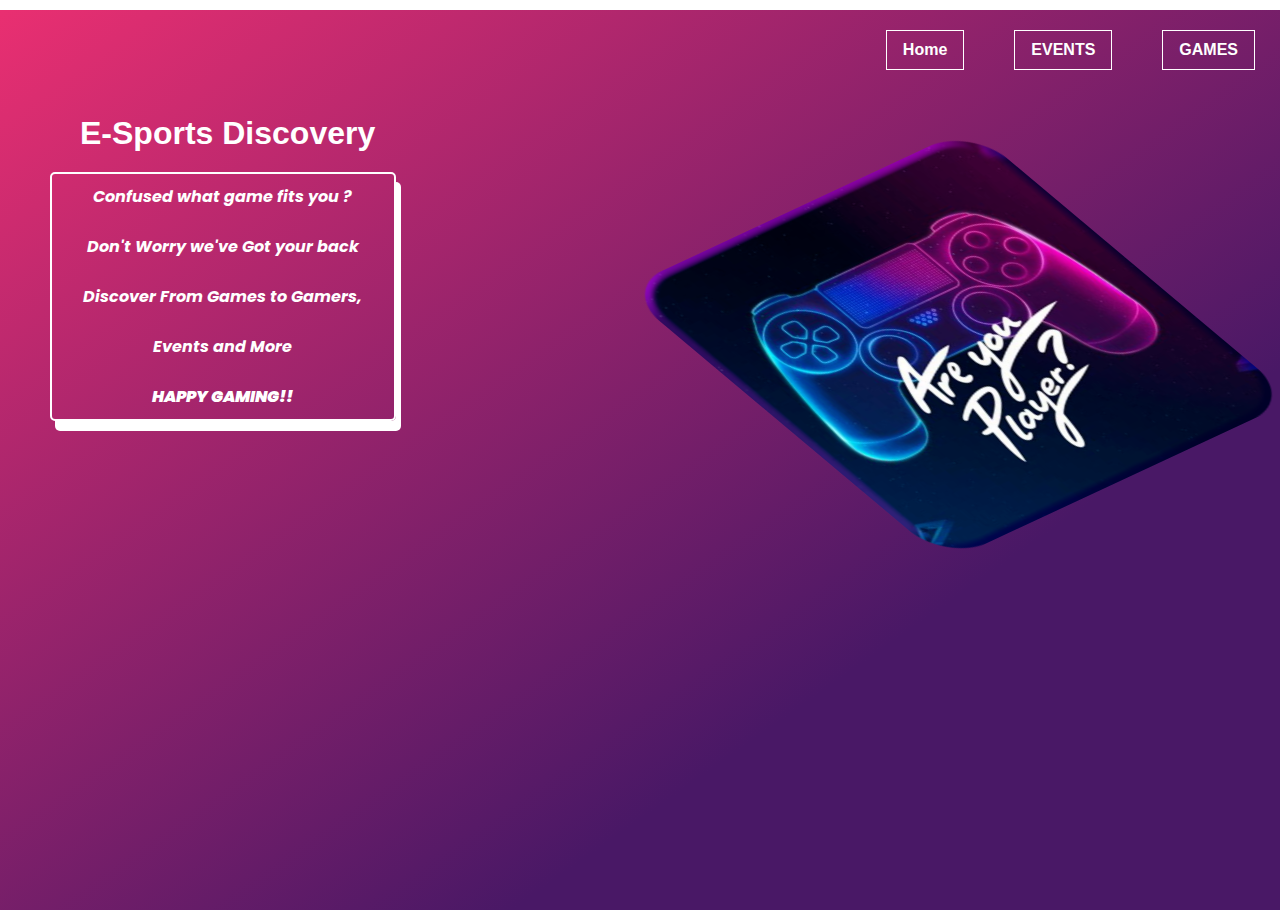
<file: index.html>
<!DOCTYPE html>
<html lang="en">
<head>
    <meta charset="UTF-8">
    <meta name="viewport" content="width=device-width, initial-scale=1.0">
    <title>E-sports</title>
    <link rel="stylesheet" type="text/css" href="Main.css">
    <link href="https://fonts.googleapis.com/css2?family=Poppins:wght@300&display=swap" rel="stylesheet">
</head>
<body>
    <div class="Main">
          <nav class="navigation">
                 <ul>
                     <li><a href="/">Home</a></li>
                     <li><a href="/Events.html">EVENTS</a></li>
                     <li><a href="/Games/Games.html">GAMES</a></li>
                 </ul>
          </nav>
         
          <div class="heading">
            <h1>E-Sports Discovery</h1>
          </div>
          <div class="body-container">
           <div class="introText">
               
                  <p>
                      Confused what game fits you ?<br> <br>Don't Worry we've Got your back<br> <br>
                      Discover From Games to Gamers,<br> <br> Events and More <br> <br>
                      <strong>HAPPY GAMING!!</strong> 
                </p>   
           </div>
        
           <div class="image">
                 <img  class="desktop"src="images/joystick_desk.png" alt="">
                 <img class="mobile" src="images/joystick_mobile.png" alt="">
           </div>
        </div>
           
           
        
    </div>
</body>
</html>
</file>
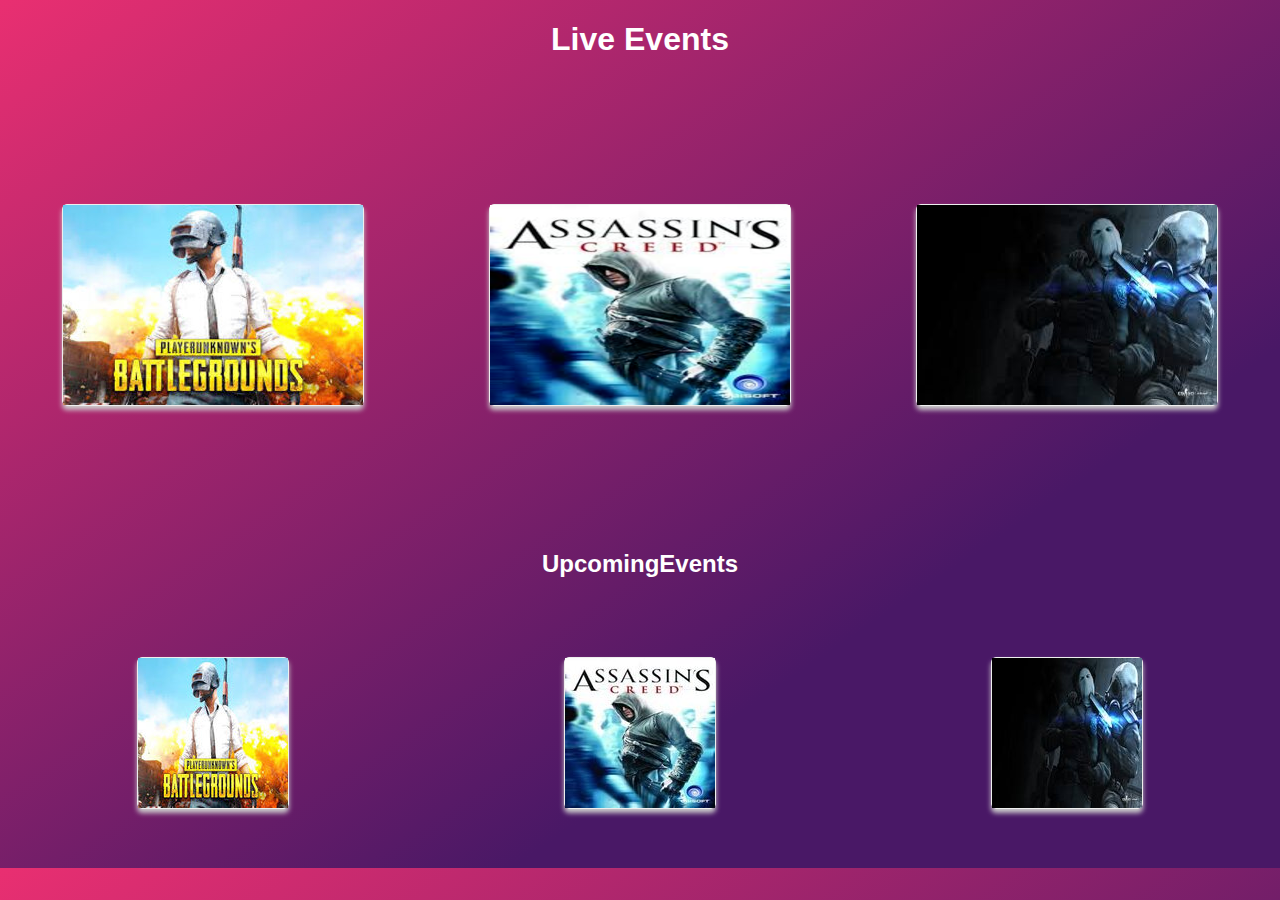
<file: Events.html>
<!DOCTYPE html>
<html lang="en">
<head>
    <meta charset="UTF-8">
    <meta name="viewport" content="width=device-width, initial-scale=1.0">
    <link rel="stylesheet" href="Events.css">
    <title>Events</title>
</head>
<body>
    <h1 class="heading-1">Live Events</h1>
    <div class="currentEvents">
           <div class="card" ><img src="images/pubg-L.jpg"/></div>
           <div class="card"><img src="images/Assasin-L.png"/></div>
           <div class="card"><img src="images/CSGO-L.jpg"/></div>
    </div>
    <h2 class="heading-2">UpcomingEvents</h2>
    <div class="upcomingEvents">
       <div class="card"><img src="images/pubg-u.jpg"></div>
       <div class="card"><img src="images/Assasin-u.jpg"></div>
       <div class="card"><img src="images/CSGO-u.jpg"></div>
    </div>
</body>
</html>
</file>
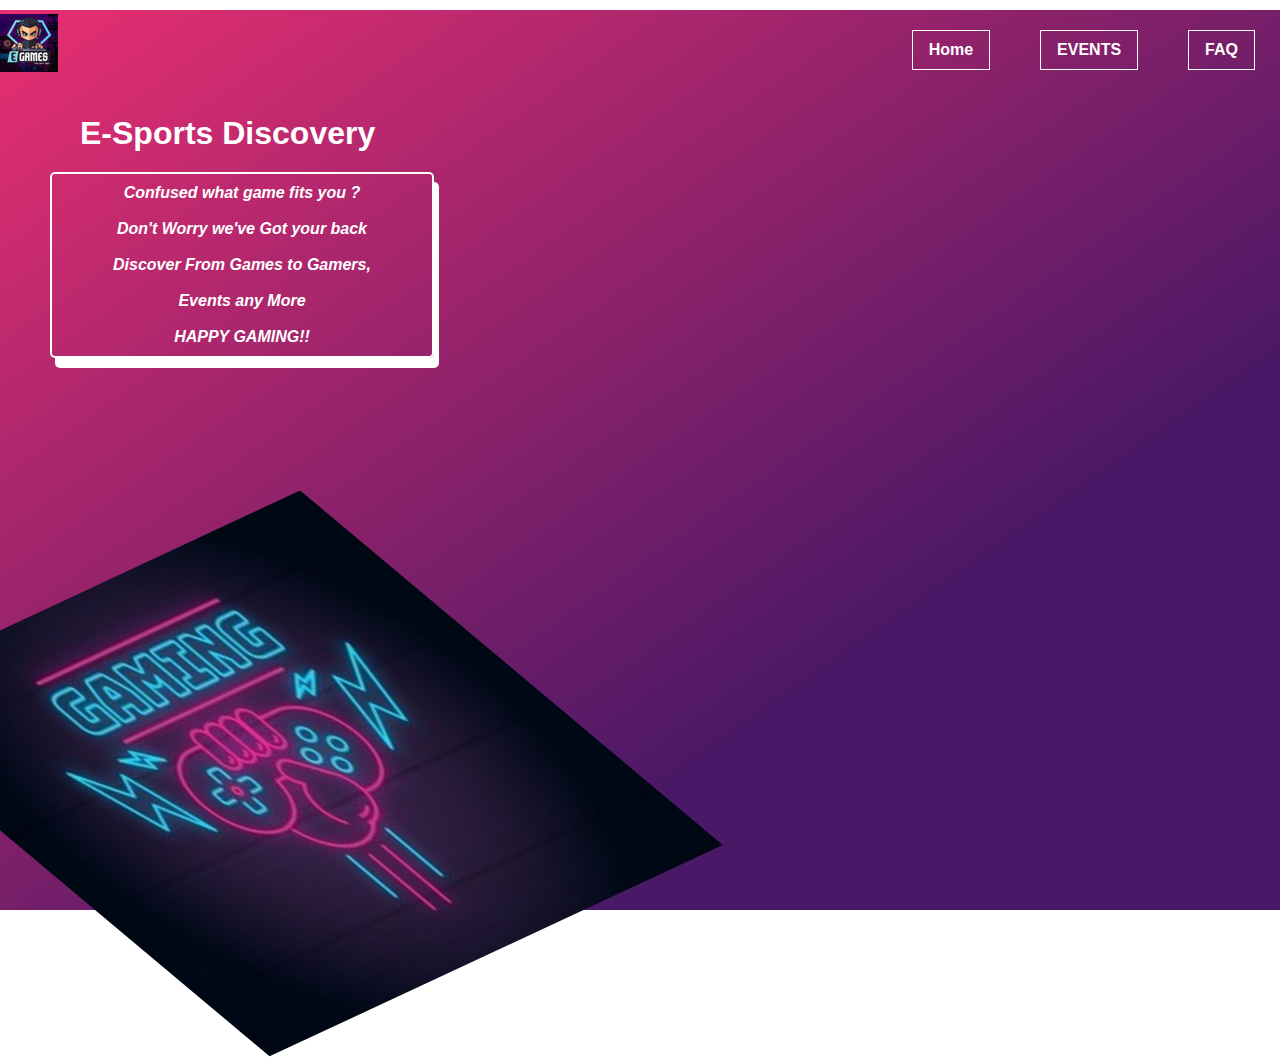
<file: landingPage.html>
<!DOCTYPE html>
<html lang="en">
<head>
    <meta charset="UTF-8">
    <meta name="viewport" content="width=device-width, initial-scale=1.0">
    <title>Document</title>
    <link rel="stylesheet" type="text/css" href="Main.css">
</head>
<body>
    <div class="Main">
          <nav class="navigation">
            <img src="Logo.jpg"/>
                 <ul>
                     <li><a href="/">Home</a></li>
                     <li><a href="/">EVENTS</a></li>
                     <li><a href="/">FAQ</a></li>
                 </ul>
          </nav>
          <div class="heading">
            <h1>E-Sports Discovery</h1>
          </div>

           <div class="introText">
               
                  <p>
                      Confused what game fits you ?<br> <br>Don't Worry we've Got your back<br> <br>
                      Discover From Games to Gamers,<br> <br> Events any More <br> <br>
                      <strong>HAPPY GAMING!!</strong> 
                </p>    
           </div>
           <div class="image">
               <img src="gamingImage.jpg">
           </div>
    </div>
</body>
</html>
</file>
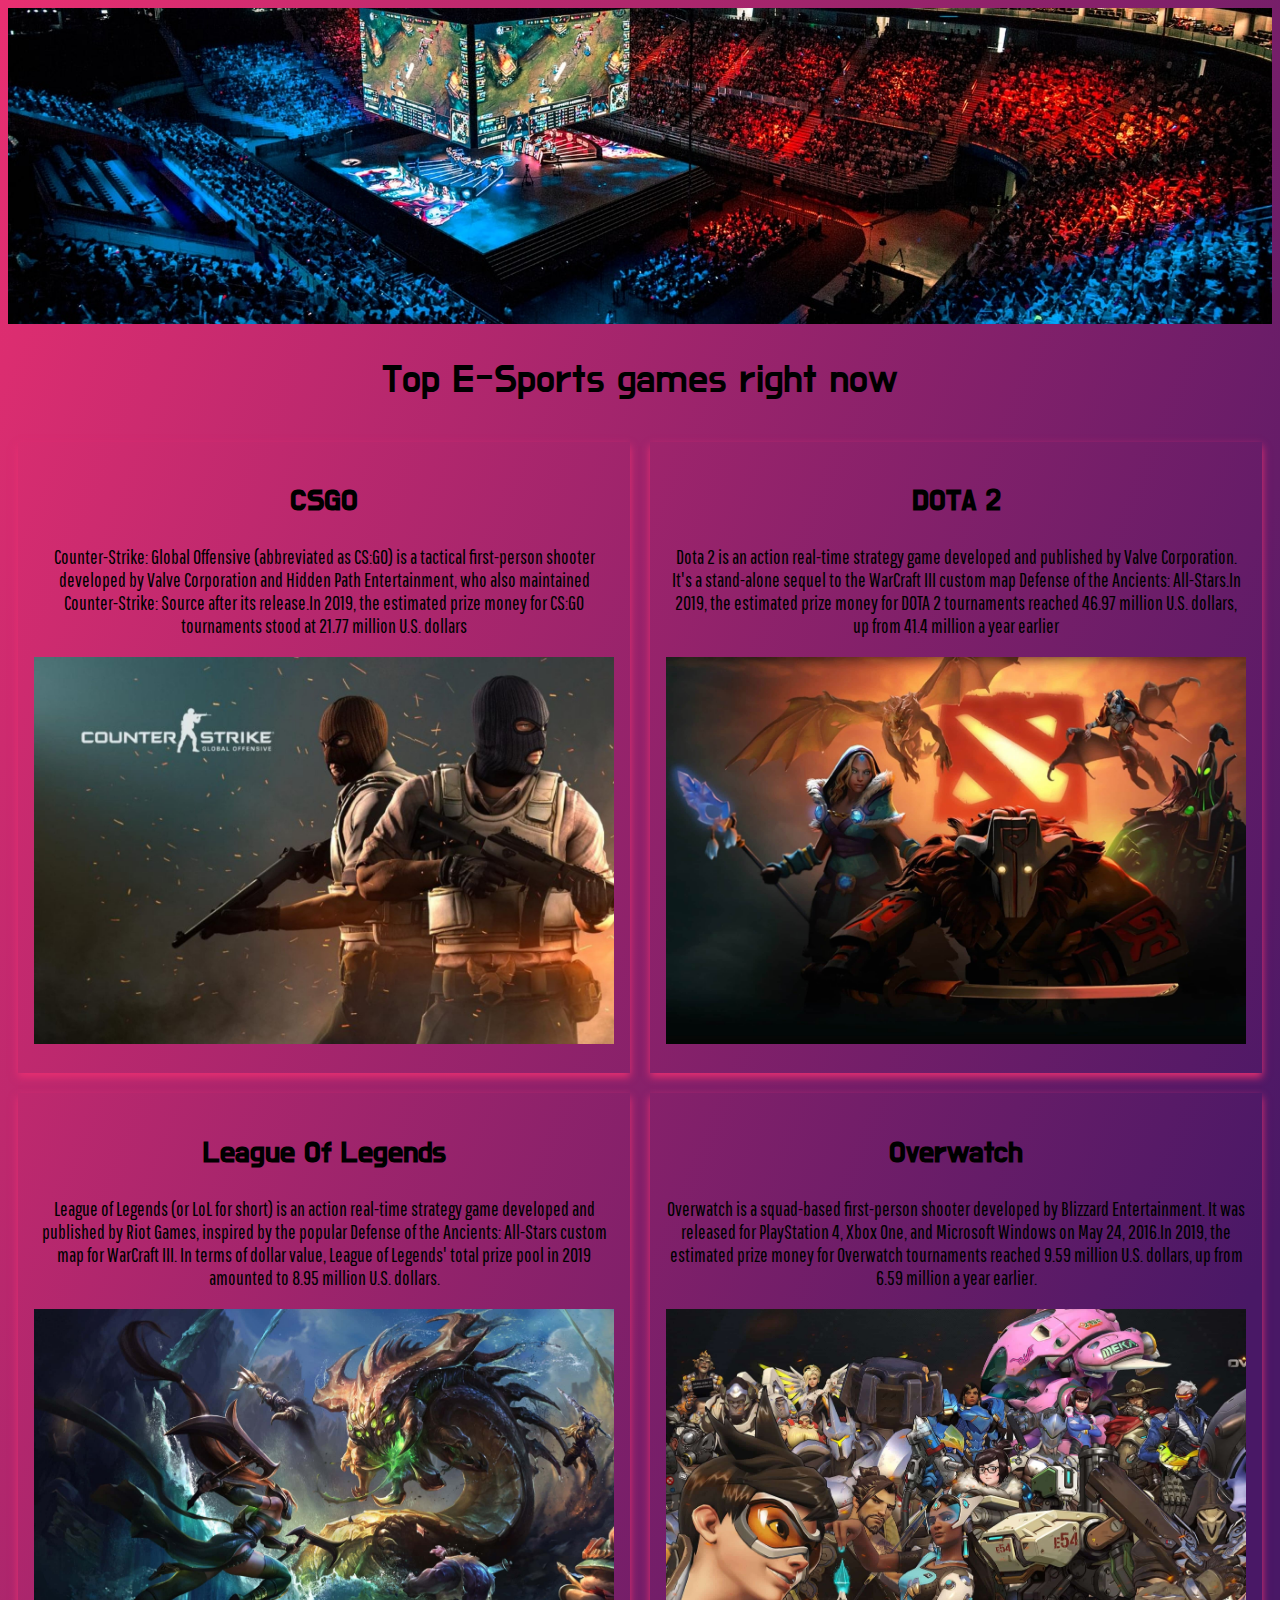
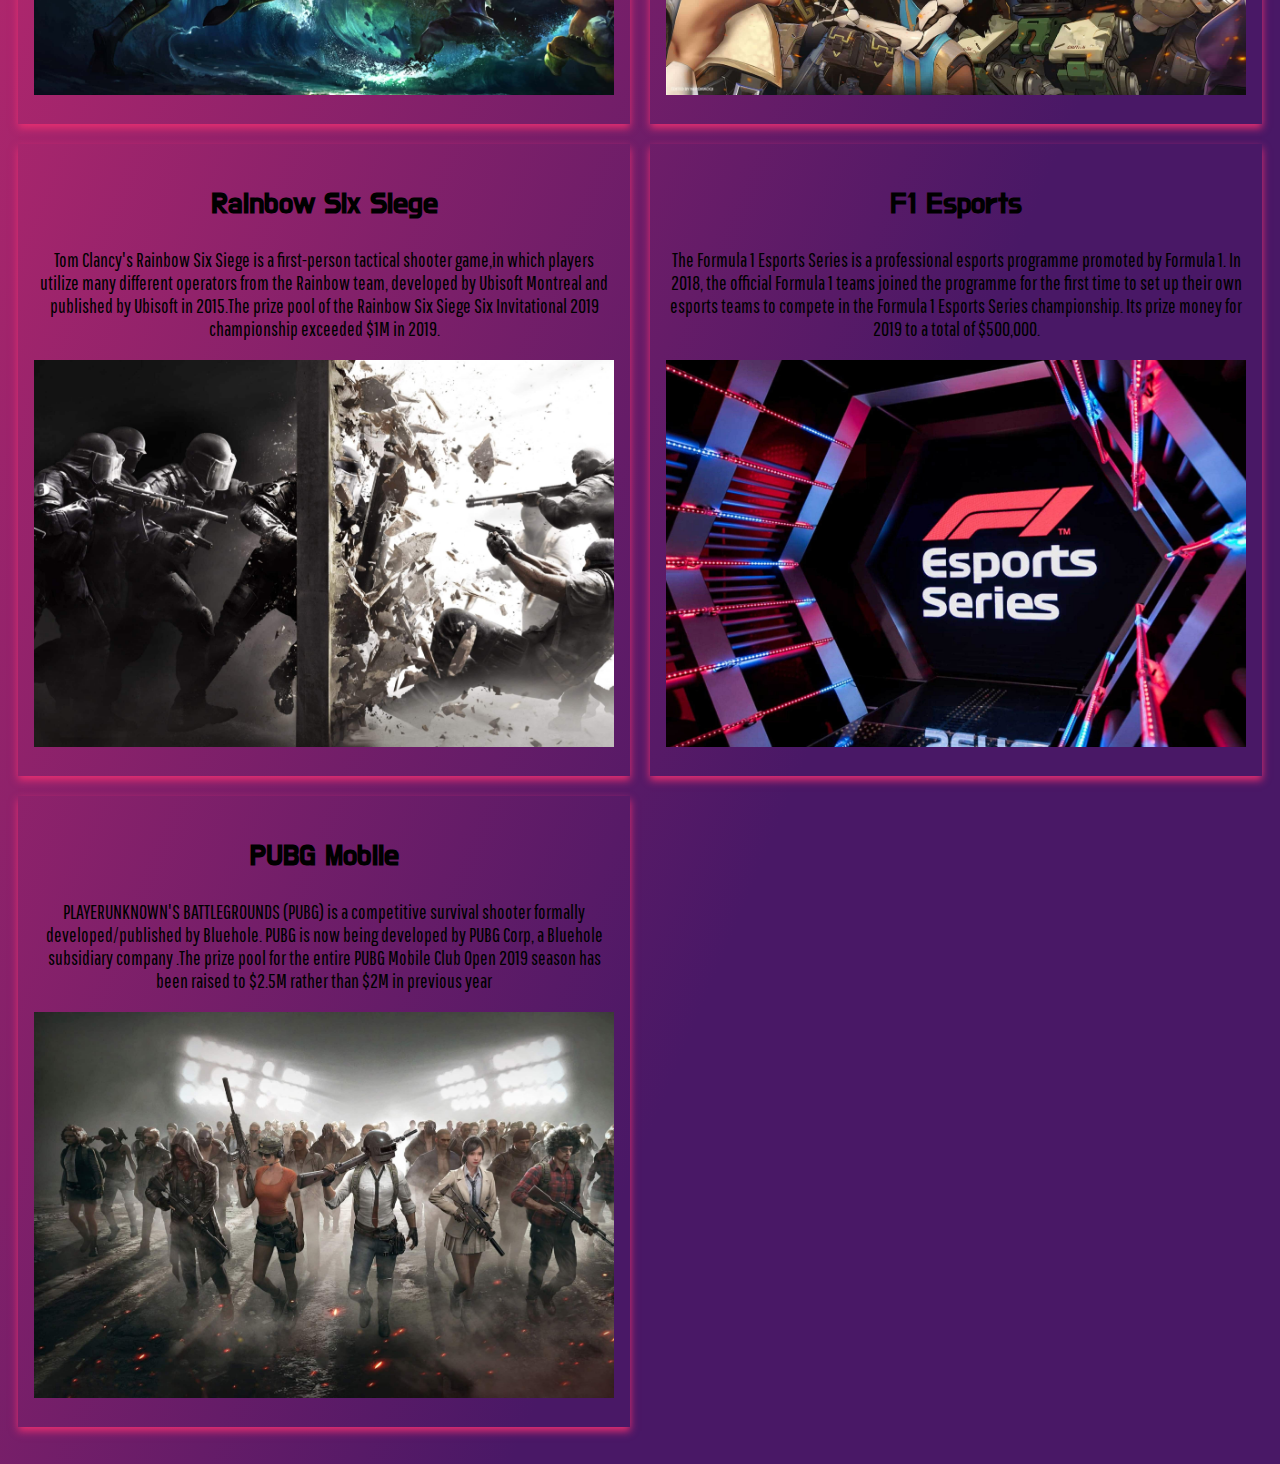
<file: Games/Games.html>
<!DOCTYPE html>
<html>
<head>
<meta name="viewport" content="width=device-width, initial-scale=1">
<link href="https://fonts.googleapis.com/css?family=Do+Hyeon&display=swap" rel="stylesheet">
<link href="https://fonts.googleapis.com/css?family=Pathway+Gothic+One&display=swap" rel="stylesheet">
  <link rel="stylesheet" href="Games.css">
  </head>
    <img src="Pictures/Game.jpg" alt="Pubg banner" class="responsive1">
    <h1> Top E-Sports games right now <h1>
  <body>


  <div class="main">
    <div class="row">
      <div class="column">
        <div class="card">
          <h2>CSGO</h2>
           <p>Counter-Strike: Global Offensive (abbreviated as CS:GO) is a tactical first-person shooter developed by Valve Corporation and Hidden Path Entertainment, who also maintained Counter-Strike: Source after its release.In 2019, the estimated prize money for CS:GO tournaments stood at 21.77 million U.S. dollars</p>
           <a href="CSGO/CSGO.html" class="thumbnail">
          <img src="Pictures/CS-Game.jpg" alt="CSGO banner" class="responsive">
          </a>
          </div>
          </div>
          
            <div class="column">
              <div class="card">
                <h2>DOTA 2</h2>
                 <p>Dota 2 is an action real-time strategy game developed and published by Valve Corporation. It's a stand-alone sequel to the WarCraft III custom map Defense of the Ancients: All-Stars.In 2019, the estimated prize money for DOTA 2 tournaments reached 46.97 million U.S. dollars, up from 41.4 million a year earlier</p>
                 <a href="DOTA/DOTA.html" class="thumbnail">
                <img src="Pictures/DOTA-Game.jpg" alt="DOTA2 banner" class="responsive">
                </a>
              </div>
              </div>
              
              <div class="column">
                <div class="card">
                  <h2>League Of Legends</h2>
                   <p>League of Legends (or LoL for short) is an action real-time strategy game developed and published by Riot Games, inspired by the popular Defense of the Ancients: All-Stars custom map for WarCraft III. In terms of dollar value, League of Legends' total prize pool in 2019 amounted to 8.95 million U.S. dollars.</p>
                   <a href="LOL.html" class="thumbnail">
                  <img src="Pictures/LOL-Game.jpg" alt="F1 banner" class="responsive">
                  </a>
                  </div>
                  </div>
                  
                  <div class="column">
                    <div class="card">
                      <h2>Overwatch</h2>
                       <p>Overwatch is a squad-based first-person shooter developed by Blizzard Entertainment. It was released for PlayStation 4, Xbox One, and Microsoft Windows on May 24, 2016.In 2019, the estimated prize money for Overwatch tournaments reached 9.59 million U.S. dollars, up from 6.59 million a year earlier.</p>
                       <a href="Overwatch.html" class="thumbnail">
                      <img src="Pictures/Overwatch-Game.jpg" alt="F1 banner" class="responsive">
                      </a>
                      </div>
                      </div>
                     
                      <div class="column">
                        <div class="card">
                          <h2>Rainbow Six Siege</h2>
                           <p>Tom Clancy's Rainbow Six Siege is a first-person tactical shooter game,in which players utilize many different operators from the Rainbow team, developed by Ubisoft Montreal and published by Ubisoft in 2015.The prize pool of the Rainbow Six Siege Six Invitational 2019 championship exceeded $1M in 2019.</p>
                           <a href="Siege/Siege.html" class="thumbnail">
                          <img src="Pictures/Siege-Game.jpg" alt="F1 banner" class="responsive">
                          </a>
                          </div>
                          </div>
                          
                  <div class="column">
                    <div class="card">
                      <h2>F1 Esports</h2>
                       <p>The Formula 1 Esports Series is a professional esports programme promoted by Formula 1. In 2018, the official Formula 1 teams joined the programme for the first time to set up their own esports teams to compete in the Formula 1 Esports Series championship. Its prize money for 2019 to a total of $500,000.</p>
                       <a href="F1/F1.html" class="thumbnail">
                      <img src="Pictures/F1-Game.jpg" alt="F1 banner" class="responsive">
                      </a>
                      </div>
                      </div>
                     
                      
                        <div class="column">
                          <div class="card">
                            <h2>PUBG Mobile</h2>
                             <p>PLAYERUNKNOWN'S BATTLEGROUNDS (PUBG) is a competitive survival shooter formally developed/published by Bluehole. PUBG is now being developed by PUBG Corp, a Bluehole subsidiary company .The prize pool for the entire PUBG Mobile Club Open 2019 season has been raised to $2.5M rather than $2M in previous year</p>
                             <a href="Pubg/Pubg.html" class="thumbnail">
                            <img src="Pictures/PUBG-Game.jpg" alt="Pubg banner" class="responsive">
                            </a>
                            </div>
</div>
</div>
</div>
    </body>
    </html>
</file>
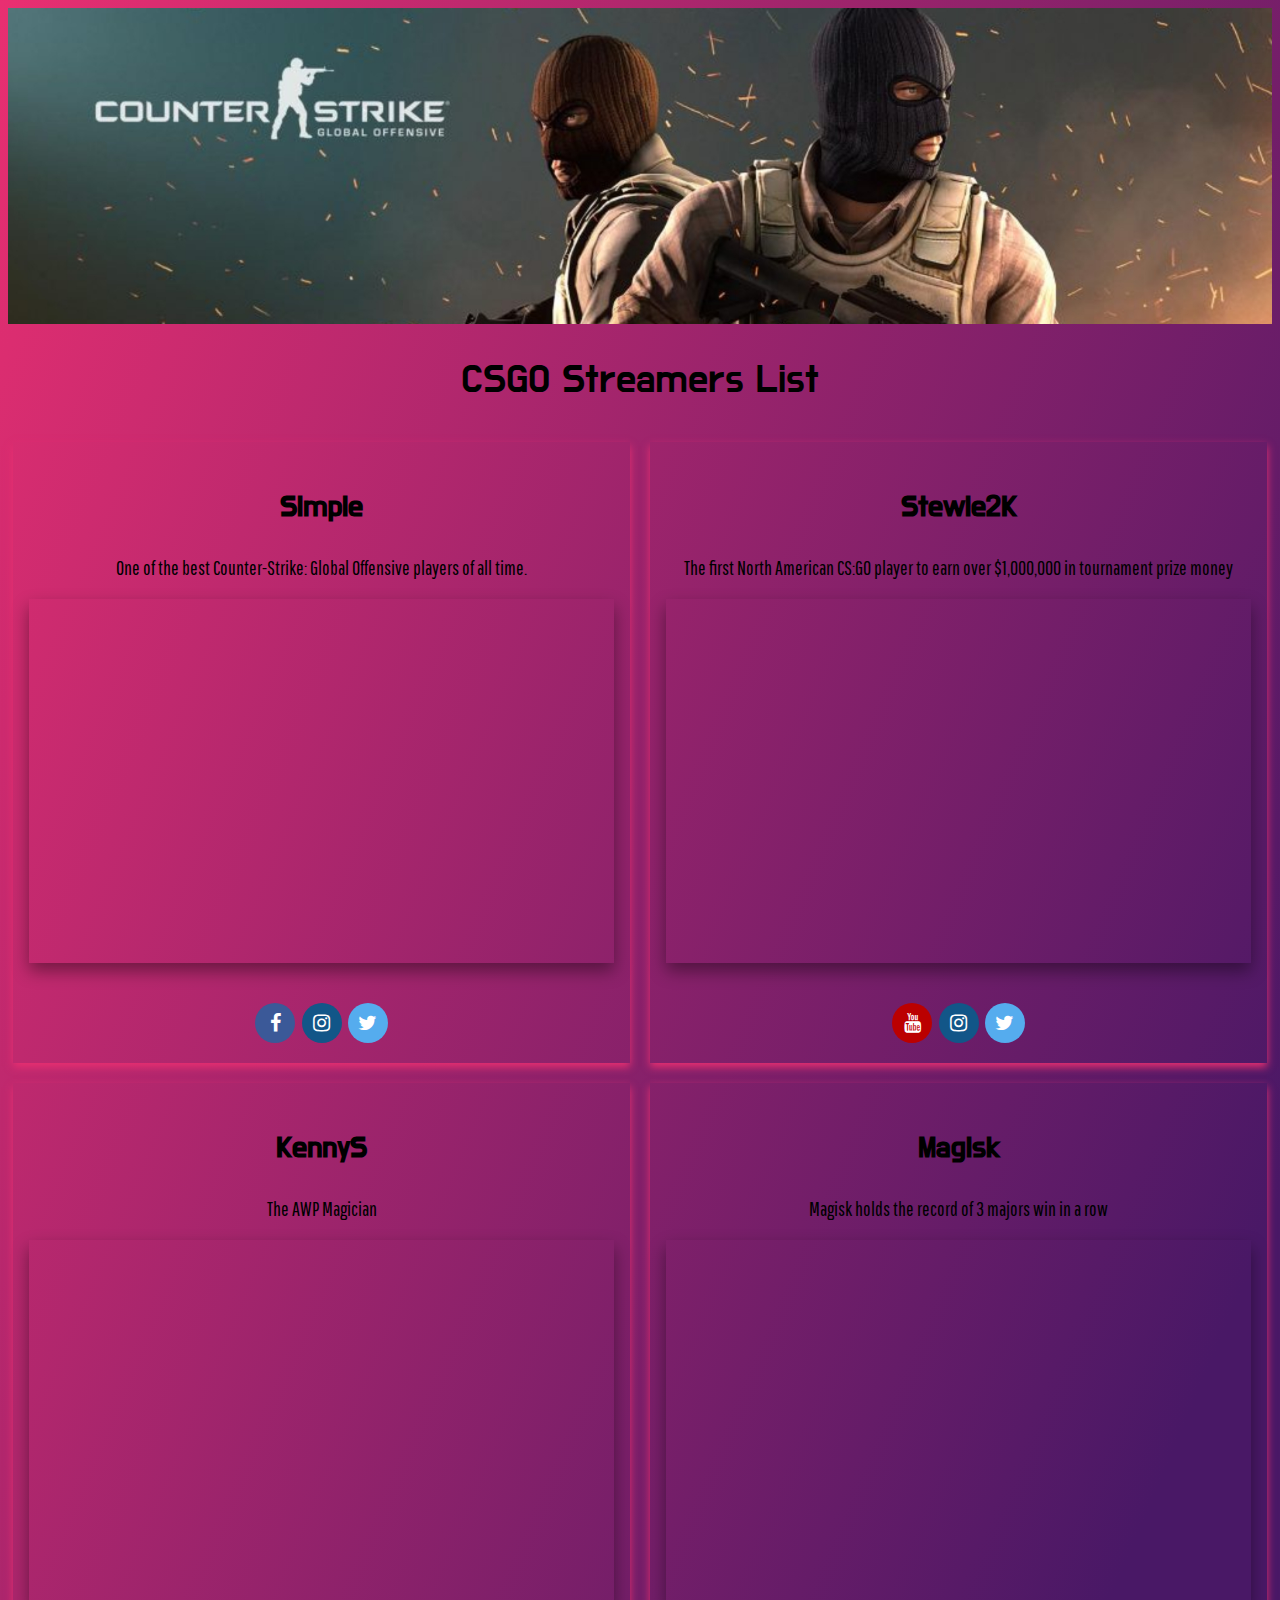
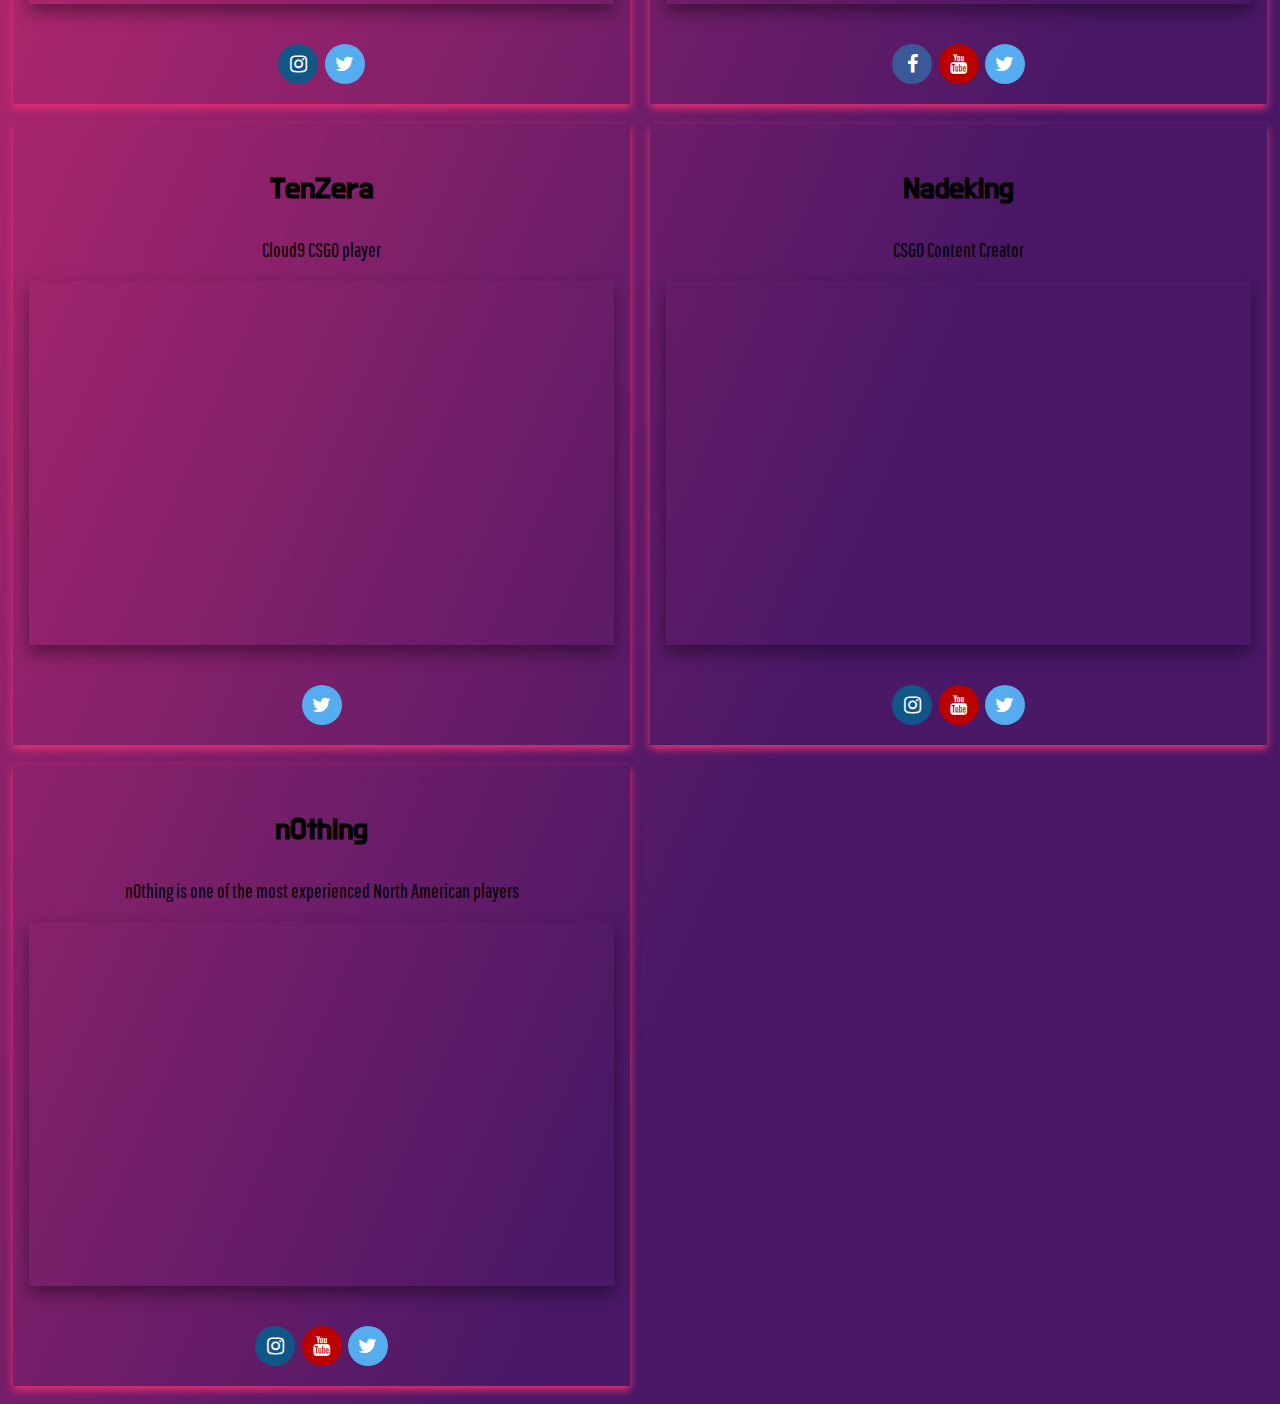
<file: Games/CSGO/CSGO.html>
<!DOCTYPE html>
<html>
<head>
<meta name="viewport" content="width=device-width, initial-scale=1">
<link rel="stylesheet" href="https://cdnjs.cloudflare.com/ajax/libs/font-awesome/4.7.0/css/font-awesome.min.css">
<link href="https://fonts.googleapis.com/css?family=Pathway+Gothic+One&display=swap" rel="stylesheet">
  <script src="https://cdnjs.cloudflare.com/ajax/libs/popper.js/1.16.0/umd/popper.min.js"></script>
  <script src="https://maxcdn.bootstrapcdn.com/bootstrap/4.4.1/js/bootstrap.min.js"></script>
  <link href="https://fonts.googleapis.com/css?family=Do+Hyeon&display=swap" rel="stylesheet">
  <link rel="stylesheet" href="CSGO.css">
  </head>
  <body>
    <img src="CSGO.jpg" alt="Pubg banner" class="responsive1">
    <h1>CSGO Streamers List</h1>
    
<div class="row">
    <div class="column">
      <div class="card">
        <h3>Simple</h3>
         <p>One of the best Counter-Strike: Global Offensive players of all time.</p>
         <div class="video-container">
         <iframe  src="https://www.youtube.com/embed/Cbx8jsc-LD4">
  </iframe>
  </div>
  <br>
  <br>
  <div class="social">
    <a href="https://www.facebook.com/s1mpleon/" class="fa fa-facebook"></a>
      <a href="https://www.instagram.com/s1mpleo/" class="fa fa-instagram"></a>
      <a href="https://twitter.com/s1mpleo" class="fa fa-twitter"></a>
      </div>
    </div>
</div>
        <div class="column">
          <div class="card">
            <h3>Stewie2K</h3>
             <p> The first North American CS:GO player to earn over $1,000,000 in tournament prize money</p>
             <div class="video-container">
             <iframe  src="https://www.youtube.com/embed/Z8VouF88vqg">
      </iframe>
      </div>
      <br>
      <br>
      <div class="social">
        <a href="https://www.youtube.com/channel/UCRGfxiszv5dhqRLA-OpD6nQ" class="fa fa-youtube"></a>
          <a href="https://www.instagram.com/stew2k/" class="fa fa-instagram"></a>
          <a href="https://twitter.com/stewie" class="fa fa-twitter"></a>
          </div>
        </div>
    </div>
          
      
        <div class="column">
          <div class="card">
            <h3>KennyS</h3>
             <p>The AWP Magician</p>
             <div class="video-container">
             <iframe  src="https://www.youtube.com/embed/F_IqYjSJTDs">
      </iframe>
      </div>
      <br>
      <br>
      <div class="social">
          <a href="https://www.instagram.com/kennysofficial/" class="fa fa-instagram"></a>
          <a href="https://twitter.com/g2kennys" class="fa fa-twitter"></a>
          </div>
          </div>
          </div>
          
        
            <div class="column">
              <div class="card">
                <h3>Magisk</h3>
                 <p>Magisk holds the record of 3 majors win in a row</p>
                 <div class="video-container">
                 <iframe  src="https://www.youtube.com/embed/ZaCf1iXBNTQ">
          </iframe>
          </div>
          <br>
          <br>
          <div class="social">
            <a href="https://www.facebook.com/MagiskCS/" class="fa fa-facebook"></a>
              <a href="https://www.instagram.com/magiskcsgo/" class="fa fa-youtube"></a>
              <a href="https://twitter.com/magiskcs" class="fa fa-twitter"></a>
              </div>
              </div>
      </div>
      
        <div class="column">
          <div class="card">
            <h3>TenZera</h3>
             <p>Cloud9 CSGO player</p>
             <div class="video-container">
             <iframe  src="https://www.youtube.com/embed/aoBr9YMBZL4">
      </iframe>
      </div>
      <br>
      <br>
      <div class="social">
          <a href="https://twitter.com/TenZ_CS" class="fa fa-twitter"></a>
          </div>
          </div>
          </div>
          
        <div class="column">
          <div class="card">
            <h3>Nadeking</h3>
             <p>CSGO Content Creator</p>
             <div class="video-container">
             <iframe  src="https://www.youtube.com/embed/_dkQo5GIdKI">
      </iframe>
      </div>
      <br>
      <br>
      <div class="social">
        <a href="https://www.instagram.com/nadekingofficial/?hl=en" class="fa fa-instagram"></a>
          <a href="https://www.youtube.com/channel/UC5_YHkJ1i5E7E5J5wuU7oyw/featured" class="fa fa-youtube"></a>
          <a href="https://twitter.com/NadeKingCSGO" class="fa fa-twitter"></a>
          </div>
          </div>
          </div>
          
          <div class="column">
            <div class="card">
              <h3>n0thing</h3>
               <p>n0thing is one of the most experienced North American players</p>
               <div class="video-container">
               <iframe  src="https://www.youtube.com/embed/87E2Qc21eaA">
        </iframe>
        </div>
        <br>
        <br>
        <div class="social">
          <a href="https://www.instagram.com/n0thing/" class="fa fa-instagram"></a>
            <a href="https://www.youtube.com/user/n0thingTV/featured" class="fa fa-youtube"></a>
            <a href="https://twitter.com/n0thing" class="fa fa-twitter"></a>
            </div>
            </div>
            </div>
</div>
  </body>
  </html>
</file>
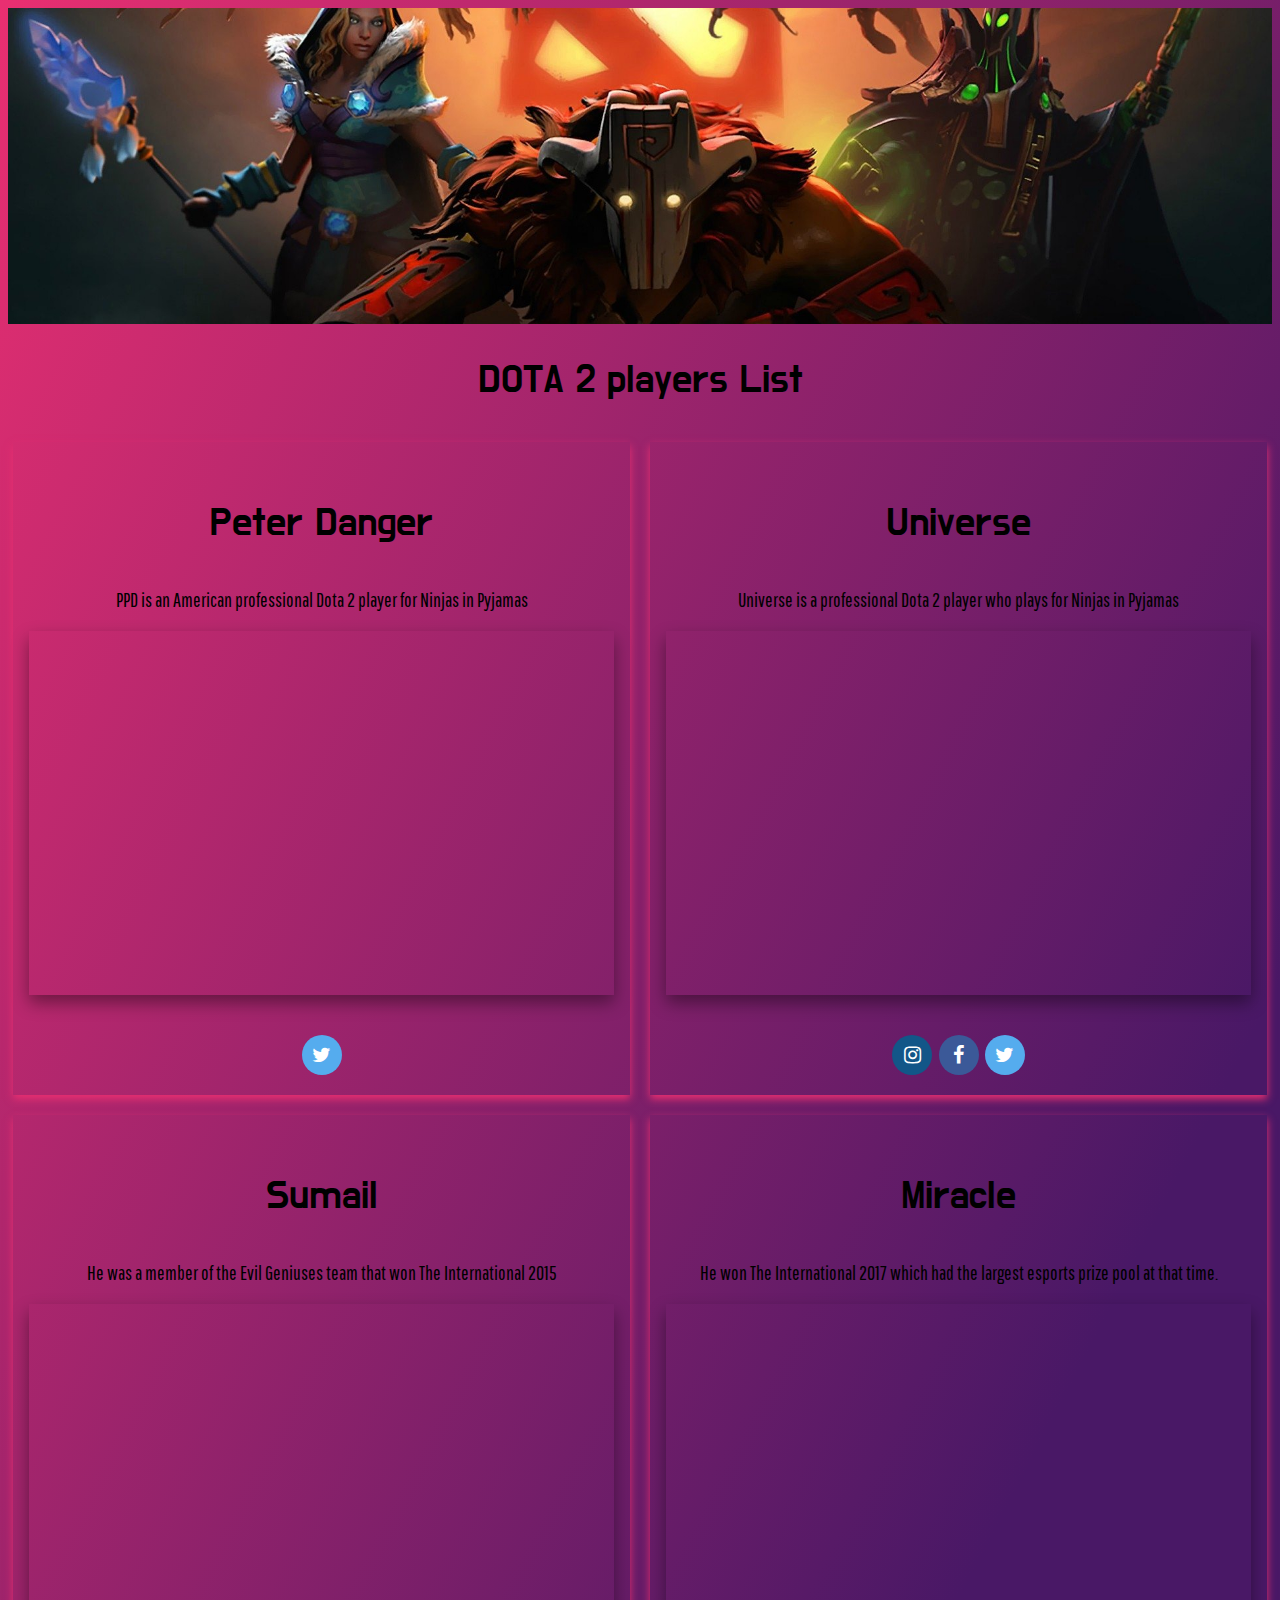
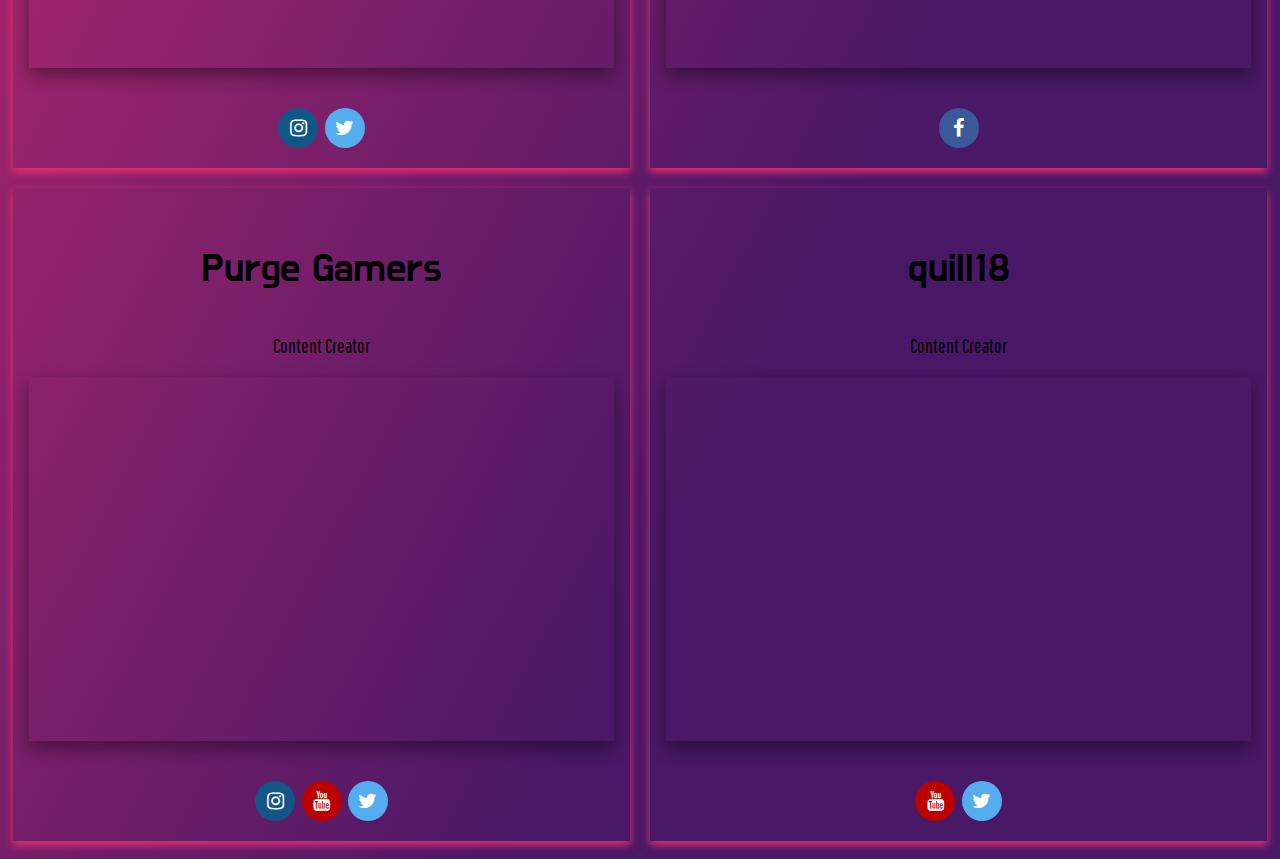
<file: Games/DOTA/DOTA.html>
<!DOCTYPE html>
<html>
<head>
<meta name="viewport" content="width=device-width, initial-scale=1">
<link rel="stylesheet" href="https://cdnjs.cloudflare.com/ajax/libs/font-awesome/4.7.0/css/font-awesome.min.css">
<link href="https://fonts.googleapis.com/css?family=Pathway+Gothic+One&display=swap" rel="stylesheet">
  <script src="https://cdnjs.cloudflare.com/ajax/libs/popper.js/1.16.0/umd/popper.min.js"></script>
  <script src="https://maxcdn.bootstrapcdn.com/bootstrap/4.4.1/js/bootstrap.min.js"></script>
  <link href="https://fonts.googleapis.com/css?family=Do+Hyeon&display=swap" rel="stylesheet">
  <link rel="stylesheet" href="DOTA.css">
  </head>
  <body>
    <img src="DOTA2.jpg" alt="DOTA 2 banner" class="responsive">
    <h1>DOTA 2 players List</h1>
    <div class="row">
        <div class="column">
          <div class="card">
            <h3>Peter Danger</h3>
             <p> PPD is an American professional Dota 2 player for Ninjas in Pyjamas</p>
             <div class="video-container">
             <iframe  src="https://www.youtube.com/embed/uy5k4NjRuHk">
      </iframe>
      </div>
      <br>
      <br>
      <div class="social">
       
          <a href="https://twitter.com/peterpandam?lang=en" class="fa fa-twitter"></a>
          </div>
        </div>
    </div>
          
          <div class="column">
            <div class="card">
              <h3>Universe</h3>
               <p>Universe is a professional Dota 2 player who plays for Ninjas in Pyjamas</p>
               <div class="video-container">
               <iframe  src="https://www.youtube.com/embed/wW6xwKSLbi0">
        </iframe>
        </div>
        <br>
        <br>
        <div class="social">
          <a href="https://www.instagram.com/arora.saahil/" class="fa fa-instagram"></a>
            <a href="https://www.facebook.com/EGUniverse-1417797578434526/" class="fa fa-facebook"></a>
            <a href="https://twitter.com/universedota" class="fa fa-twitter"></a>
            </div>
          </div>
      </div>
            <br>
           <div class="column">
            <div class="card">
              <h3>Sumail</h3>
               <p>He was a member of the Evil Geniuses team that won The International 2015</p>
               <div class="video-container">
               <iframe  src="https://www.youtube.com/embed/uG8RIv7h_FU">
        </iframe>
        </div>
        <br>
        <br>
        <div class="social">
            <a href="https://www.instagram.com/ssumayl/" class="fa fa-instagram"></a>
            <a href="https://twitter.com/sumaaaail" class="fa fa-twitter"></a>
            </div>
          </div>
      </div>
            <br>
            <div class="column">
                <div class="card">
                  <h3>Miracle</h3>
            <p>He won The International 2017 which had the largest esports prize pool at that time.</p>
                   <div class="video-container">
                   <iframe  src="https://www.youtube.com/embed/gpK1t4pDACc">
            </iframe>
            </div>
            <br>
            <br>
            <div class="social">
              <a href="https://www.facebook.com/MiracleDotaOfficial/" class="fa fa-facebook"></a>
      
                </div>
              </div>
          </div>
                <br>
                <div class="column">
                    <div class="card">
                      <h3>Purge Gamers</h3>
                       <p>Content Creator</p>
                       <div class="video-container">
                       <iframe  src="https://www.youtube.com/embed/9Szj-CloJiI">
                </iframe>
                </div>
                <br>
                <br>
                <div class="social">
                  <a href="https://www.instagram.com/purge.gamers/?hl=en" class="fa fa-instagram"></a>
                    <a href="https://www.youtube.com/user/PurgeGamers/featured" class="fa fa-youtube"></a>
                    <a href="https://twitter.com/PurgeGamers" class="fa fa-twitter"></a>
                    </div>
                  </div>
              </div>
                    
                    <div class="column">
                        <div class="card">
                          <h3>quill18</h3>
                           <p>Content Creator</p>
                           <div class="video-container">
                           <iframe  src="https://www.youtube.com/embed/nzYNyDF_nDk">
                    </iframe>
                    </div>
                    <br>
                    <br>
                    <div class="social">
              
                        <a href="https://www.youtube.com/user/quill18" class="fa fa-youtube"></a>
                        <a href="https://twitter.com/quill18" class="fa fa-twitter"></a>
                        </div>
                      </div>
                  </div>





  </body>
  </html>
</file>
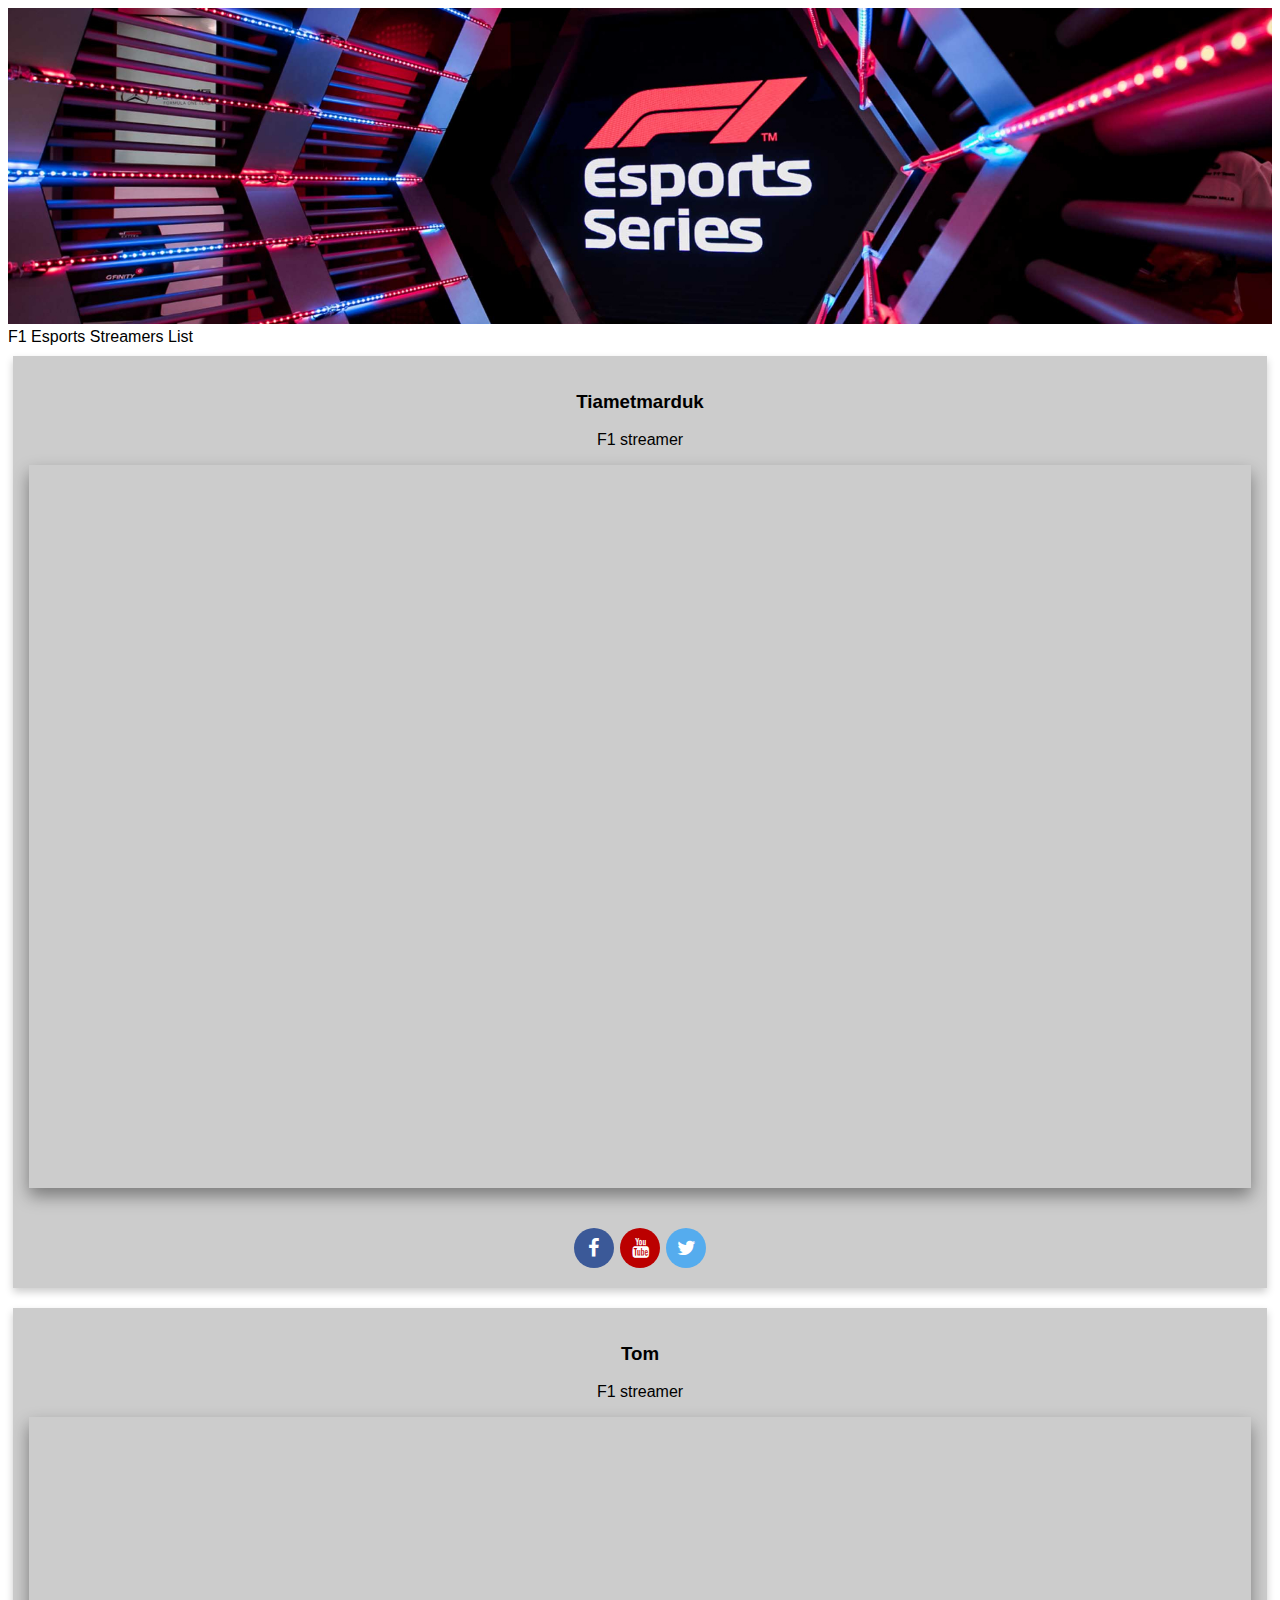
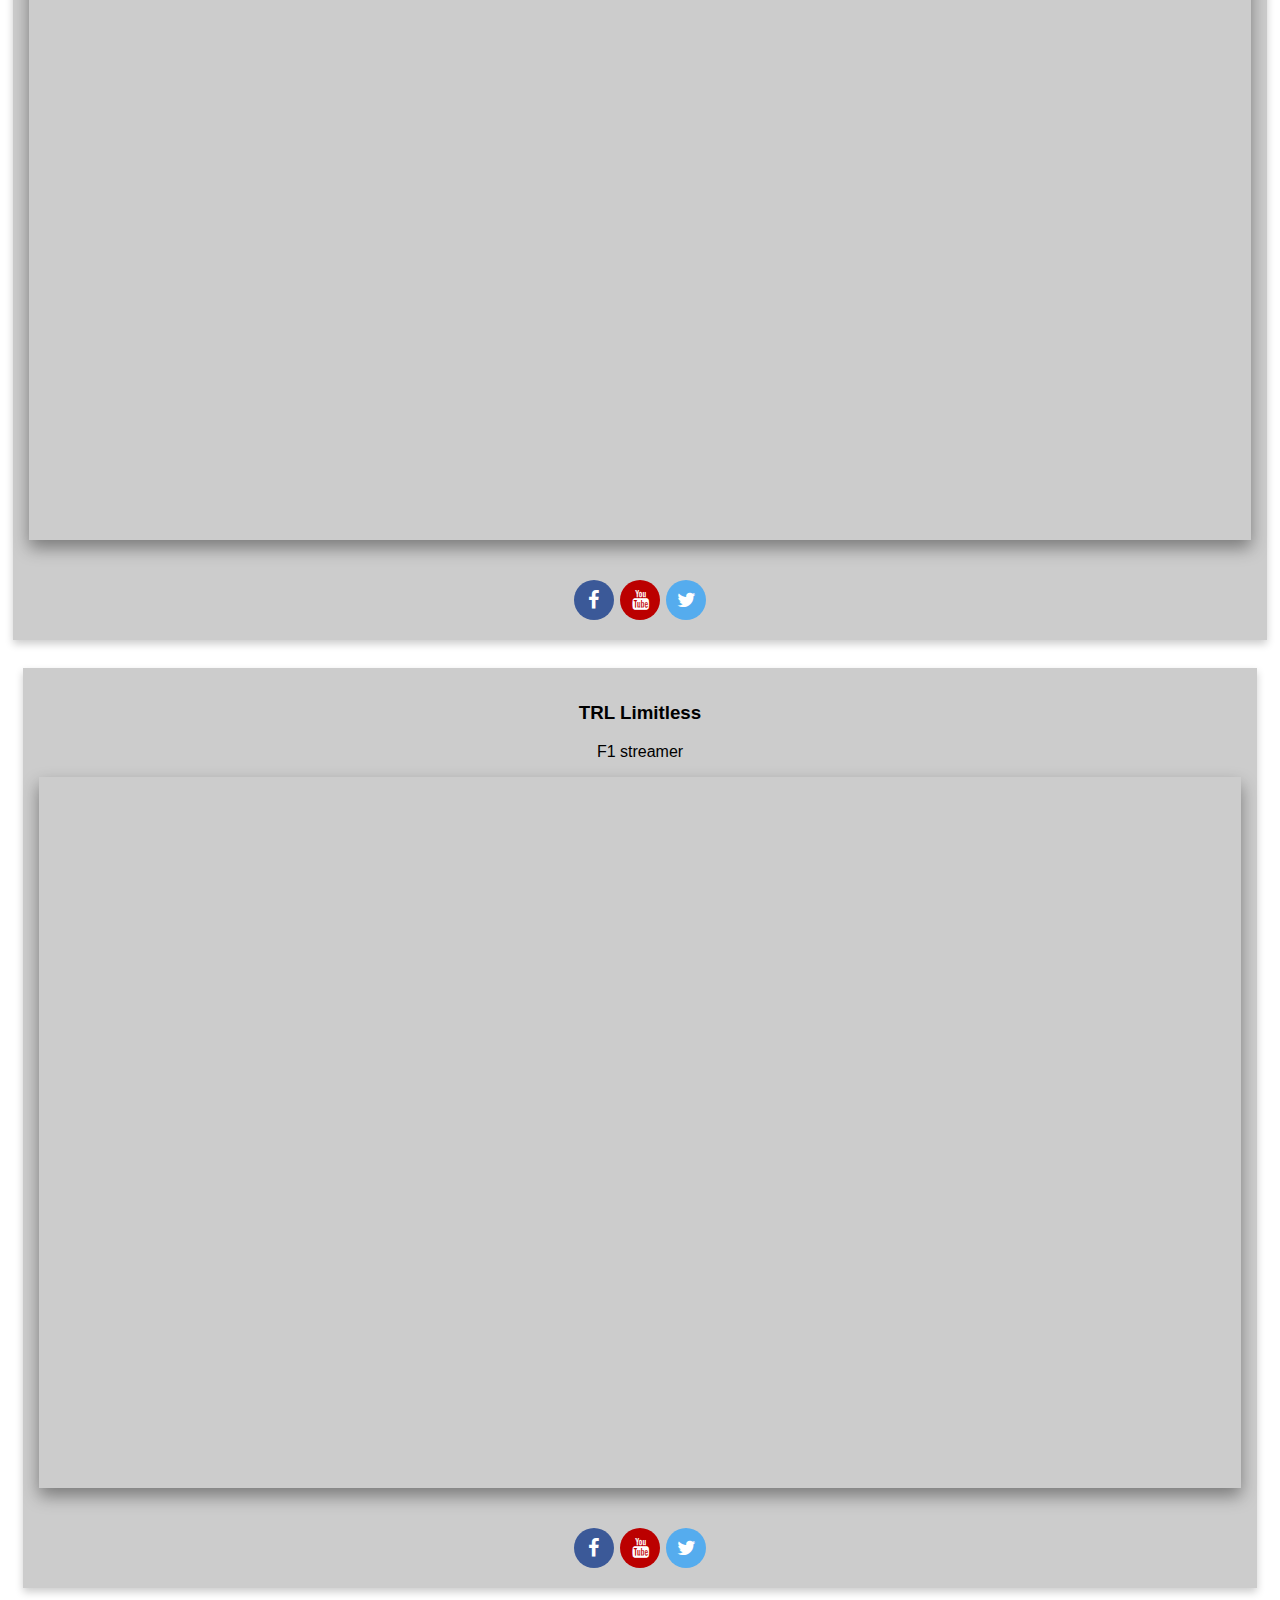
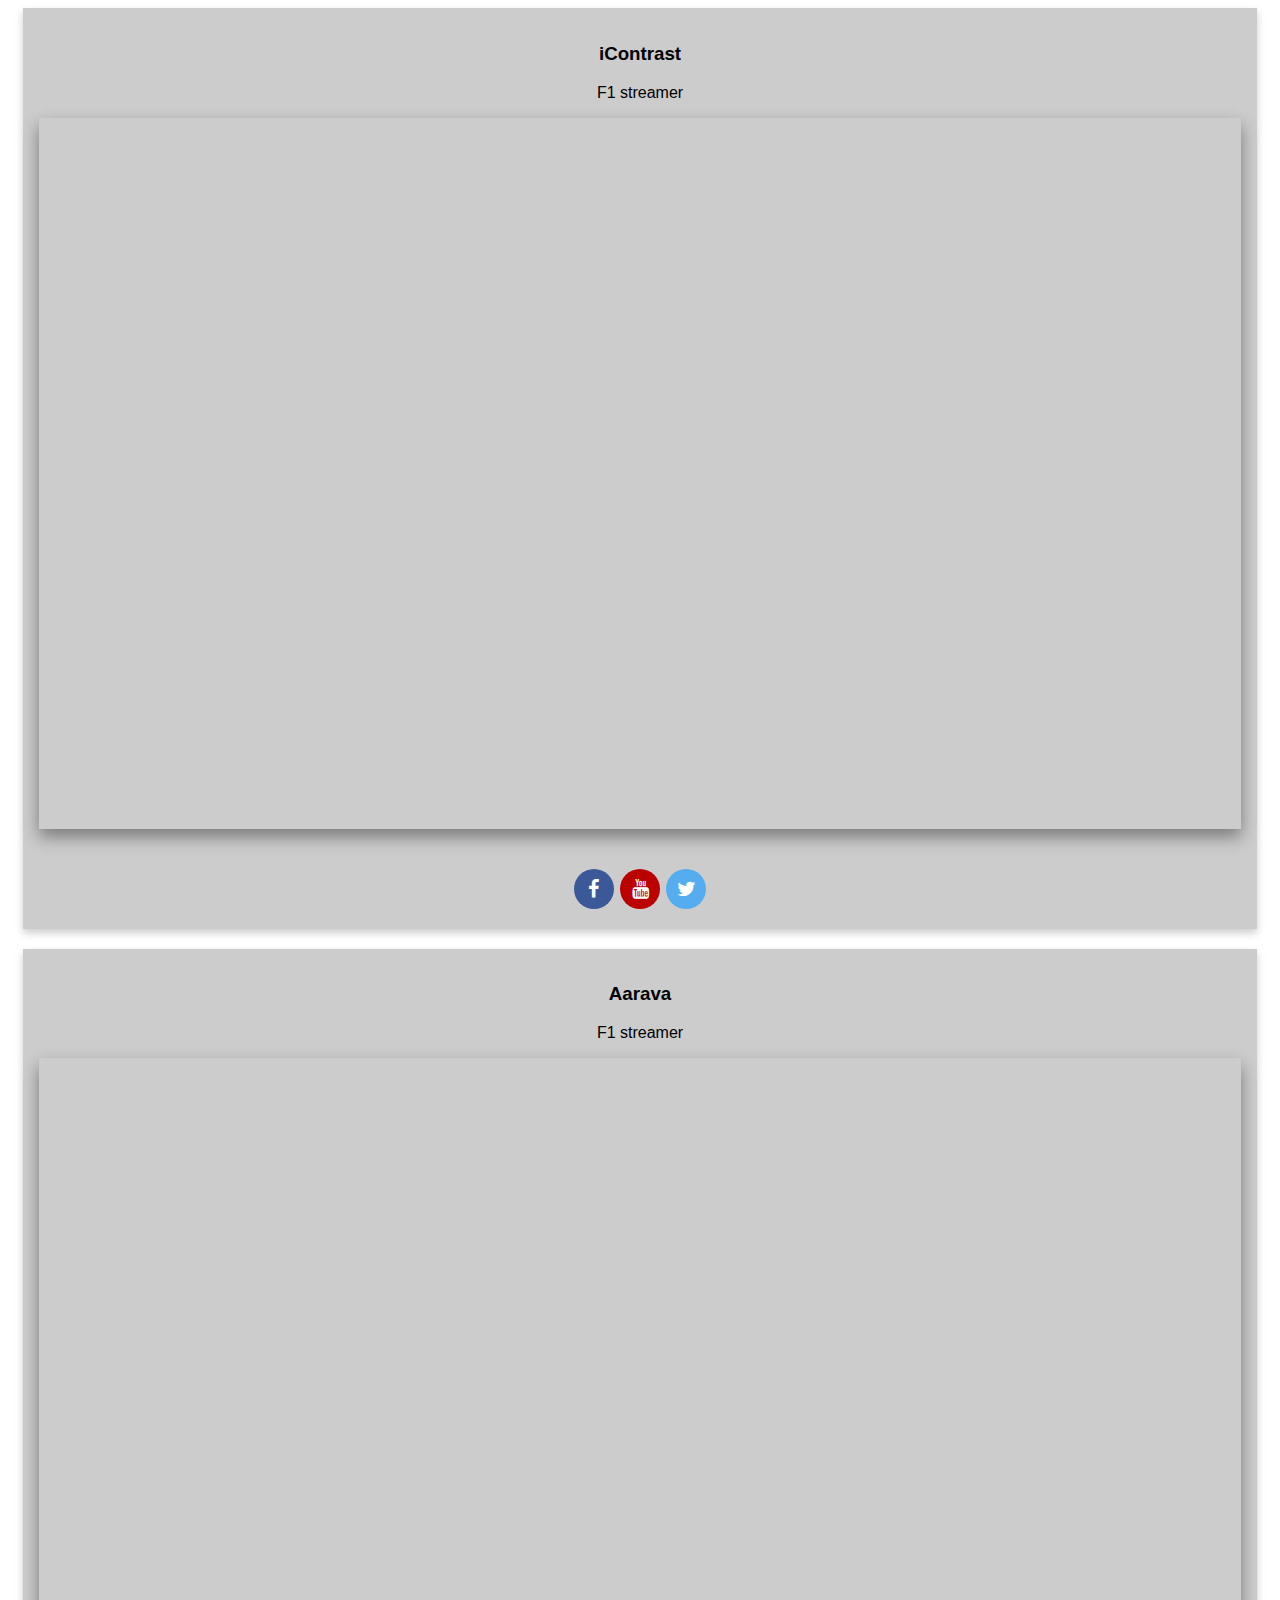
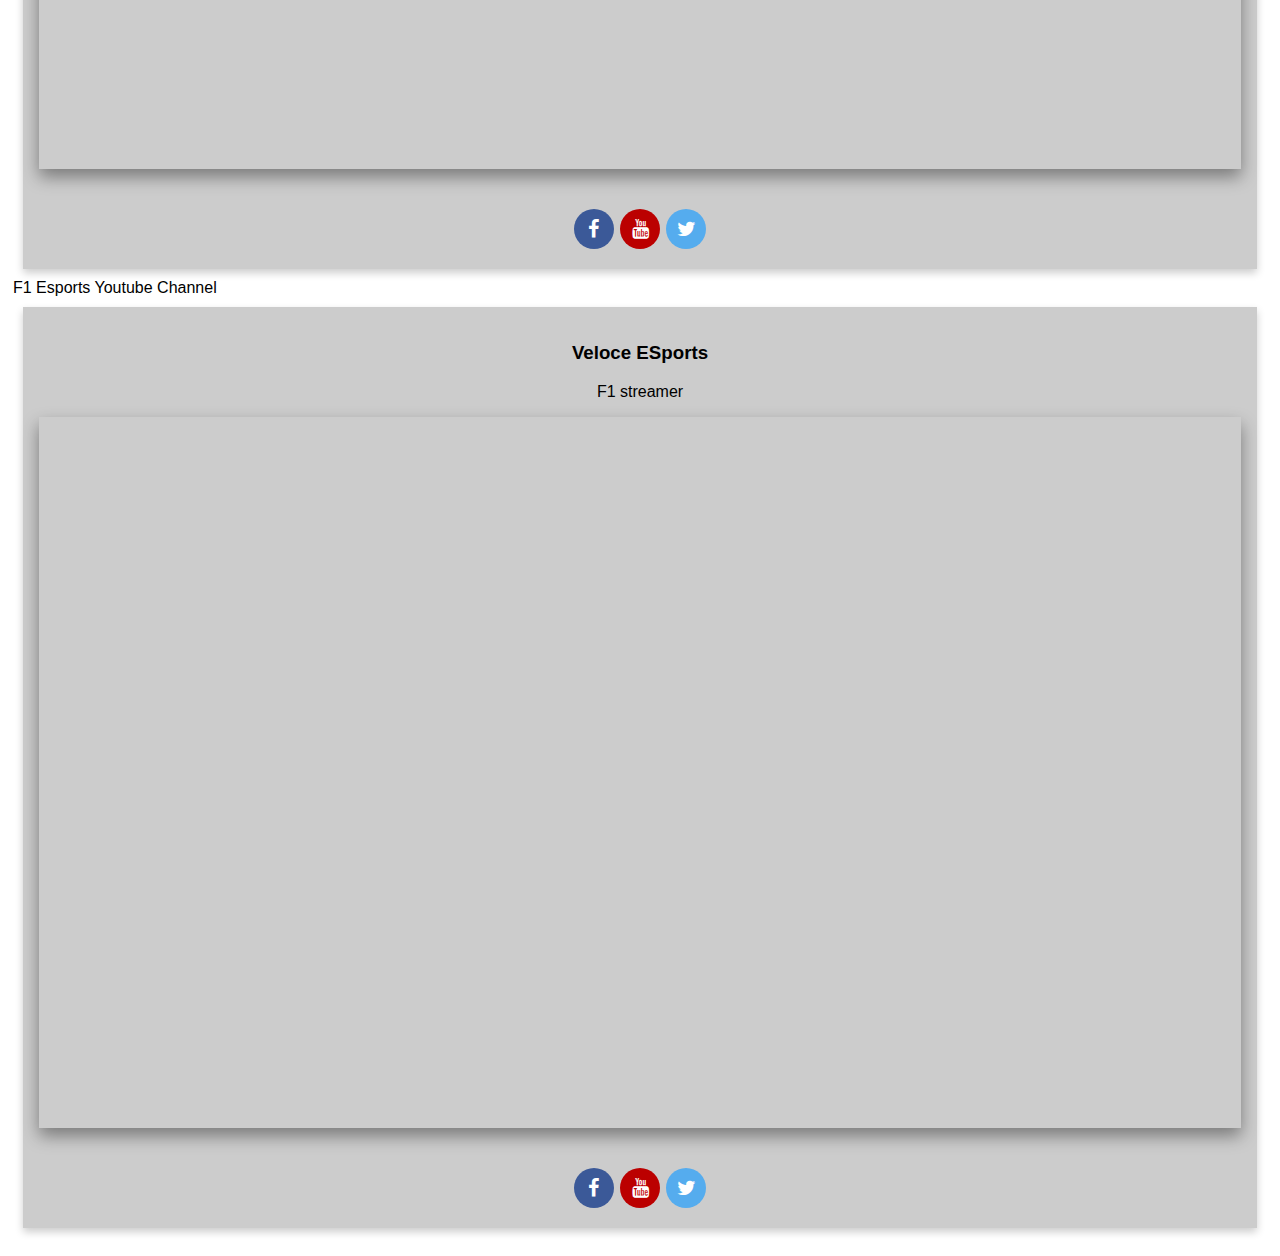
<file: Games/F1/F1.html>
<!DOCTYPE html>
<html>
<head>
<meta name="viewport" content="width=device-width, initial-scale=1">
<link rel="stylesheet" href="https://cdnjs.cloudflare.com/ajax/libs/font-awesome/4.7.0/css/font-awesome.min.css">
  <script src="https://cdnjs.cloudflare.com/ajax/libs/popper.js/1.16.0/umd/popper.min.js"></script>
  <script src="https://maxcdn.bootstrapcdn.com/bootstrap/4.4.1/js/bootstrap.min.js"></script>
  <link rel="stylesheet" href="F1.css">
  </head>
  <body>
    <img src="F1.jpg" alt="F1 banner" class="responsive">
    <h>F1 Esports Streamers List</h>
    
<div class="row">
    <div class="column">
      <div class="card">
        <h3>Tiametmarduk</h3>
         <p>F1 streamer</p>
         <div class="video-container">
         <iframe  src="https://www.youtube.com/embed/cfiwhEnrTX8">
  </iframe>
  </div>
  <br>
  <br>
  <div class="social">
    <a href="#" class="fa fa-facebook"></a>
      <a href="#" class="fa fa-youtube"></a>
      <a href="#" class="fa fa-twitter"></a>
      </div>
    </div>
</div>
      <br>
      
        <div class="column">
          <div class="card">
            <h3>Tom</h3>
             <p>F1 streamer</p>
             <div class="video-container">
             <iframe  src="https://www.youtube.com/embed/ZiId0qhsy68">
      </iframe>
      </div>
      <br>
      <br>
      <div class="social">
        <a href="#" class="fa fa-facebook"></a>
          <a href="#" class="fa fa-youtube"></a>
          <a href="#" class="fa fa-twitter"></a>
          </div>
        </div>
    
          <br>
      
        <div class="column">
          <div class="card">
            <h3>TRL Limitless</h3>
             <p>F1 streamer</p>
             <div class="video-container">
             <iframe  src="https://www.youtube.com/embed/6_O8TZMiG84">
      </iframe>
      </div>
      <br>
      <br>
      <div class="social">
        <a href="#" class="fa fa-facebook"></a>
          <a href="#" class="fa fa-youtube"></a>
          <a href="#" class="fa fa-twitter"></a>
          </div>
          </div>
          </div>
          <br>
        
            <div class="column">
              <div class="card">
                <h3>iContrast</h3>
                 <p>F1 streamer</p>
                 <div class="video-container">
                 <iframe  src="https://www.youtube.com/embed/RMiJuLwODIc">
          </iframe>
          </div>
          <br>
          <br>
          <div class="social">
            <a href="#" class="fa fa-facebook"></a>
              <a href="#" class="fa fa-youtube"></a>
              <a href="#" class="fa fa-twitter"></a>
              </div>
              </div>
      </div>
      <br>
        <div class="column">
          <div class="card">
            <h3>Aarava</h3>
             <p>F1 streamer</p>
             <div class="video-container">
             <iframe  src="https://www.youtube.com/embed/QWTyhHxWPLg">
      </iframe>
      </div>
      <br>
      <br>
      <div class="social">
        <a href="#" class="fa fa-facebook"></a>
          <a href="#" class="fa fa-youtube"></a>
          <a href="#" class="fa fa-twitter"></a>
          </div>
          </div>
          </div>
          <br>
          <br>
          <br>
          <h>F1 Esports Youtube Channel</h>
        <div class="column">
          <div class="card">
            <h3>Veloce ESports</h3>
             <p>F1 streamer</p>
             <div class="video-container">
             <iframe  src="https://www.youtube.com/embed/8feeostkhzU">
      </iframe>
      </div>
      <br>
      <br>
      <div class="social">
        <a href="#" class="fa fa-facebook"></a>
          <a href="#" class="fa fa-youtube"></a>
          <a href="#" class="fa fa-twitter"></a>
          </div>
          </div>
          </div>
    </div>
  </body>
  </html>
</file>
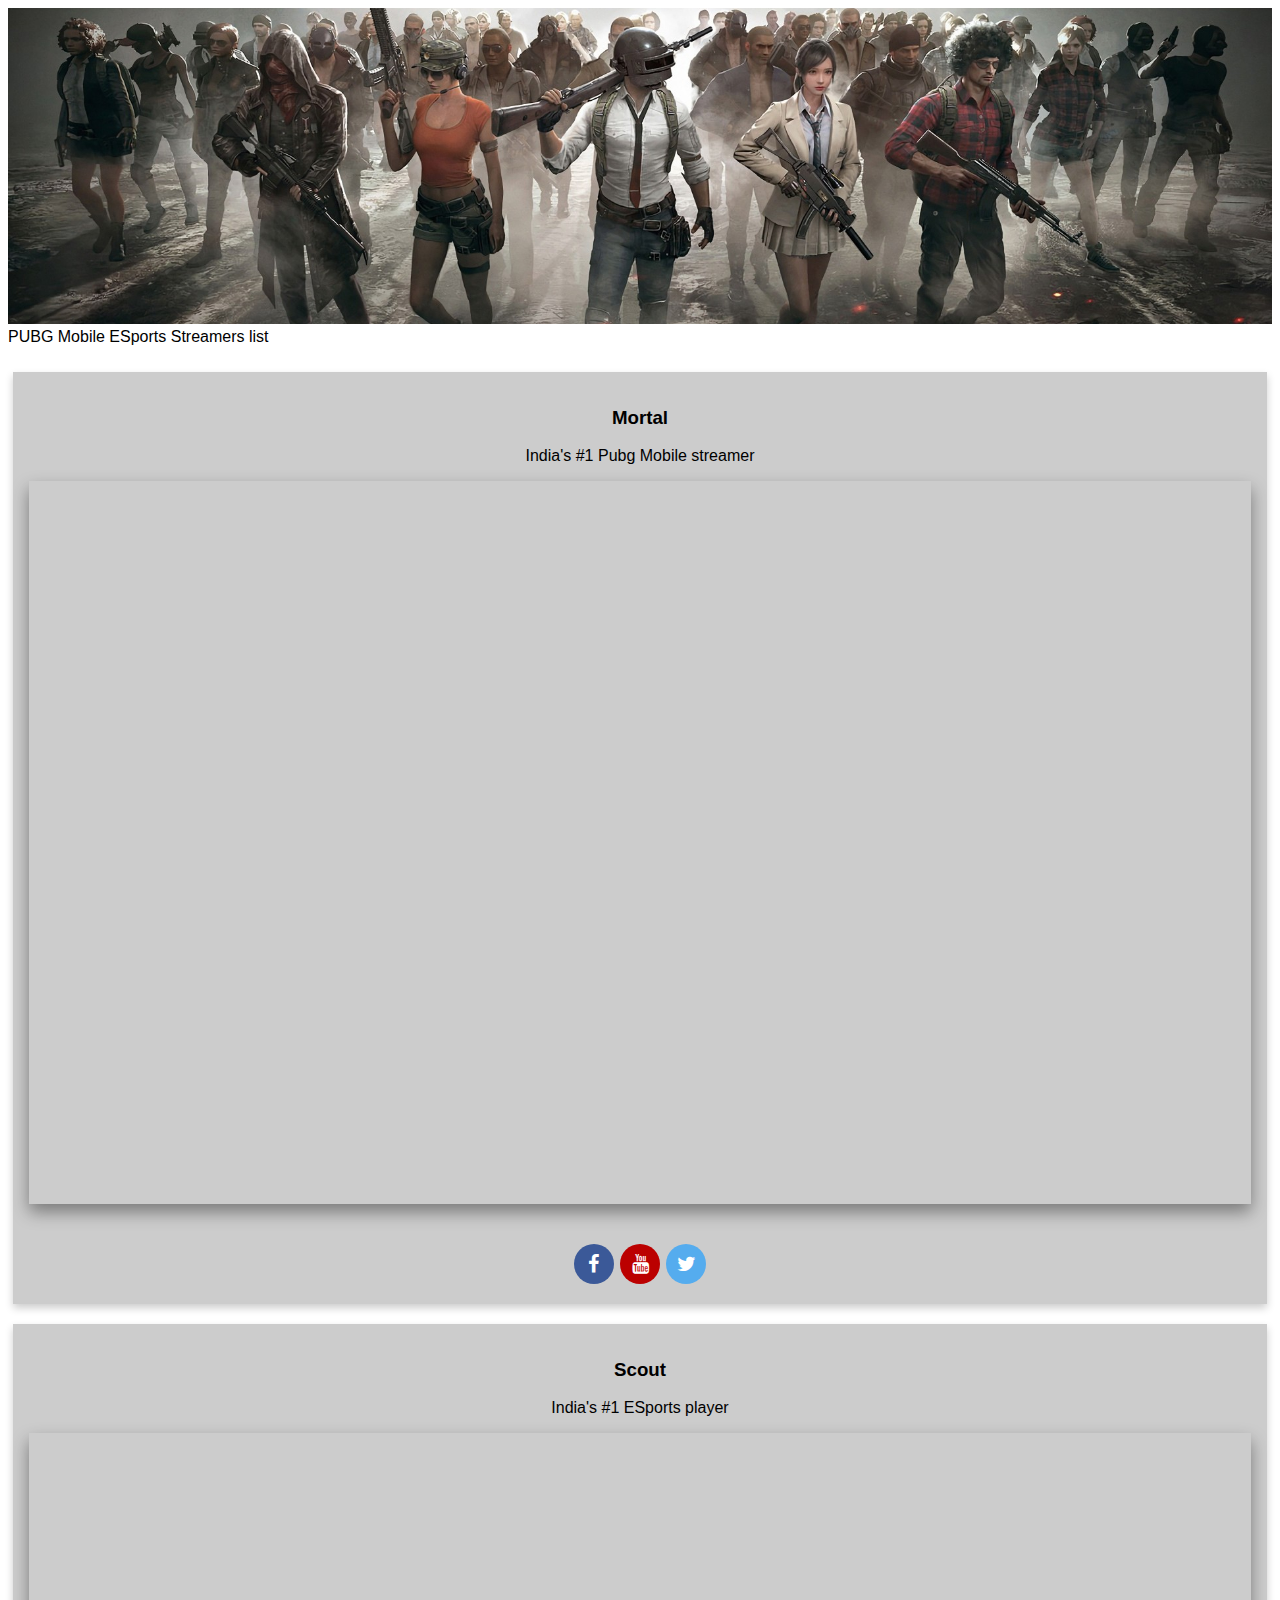
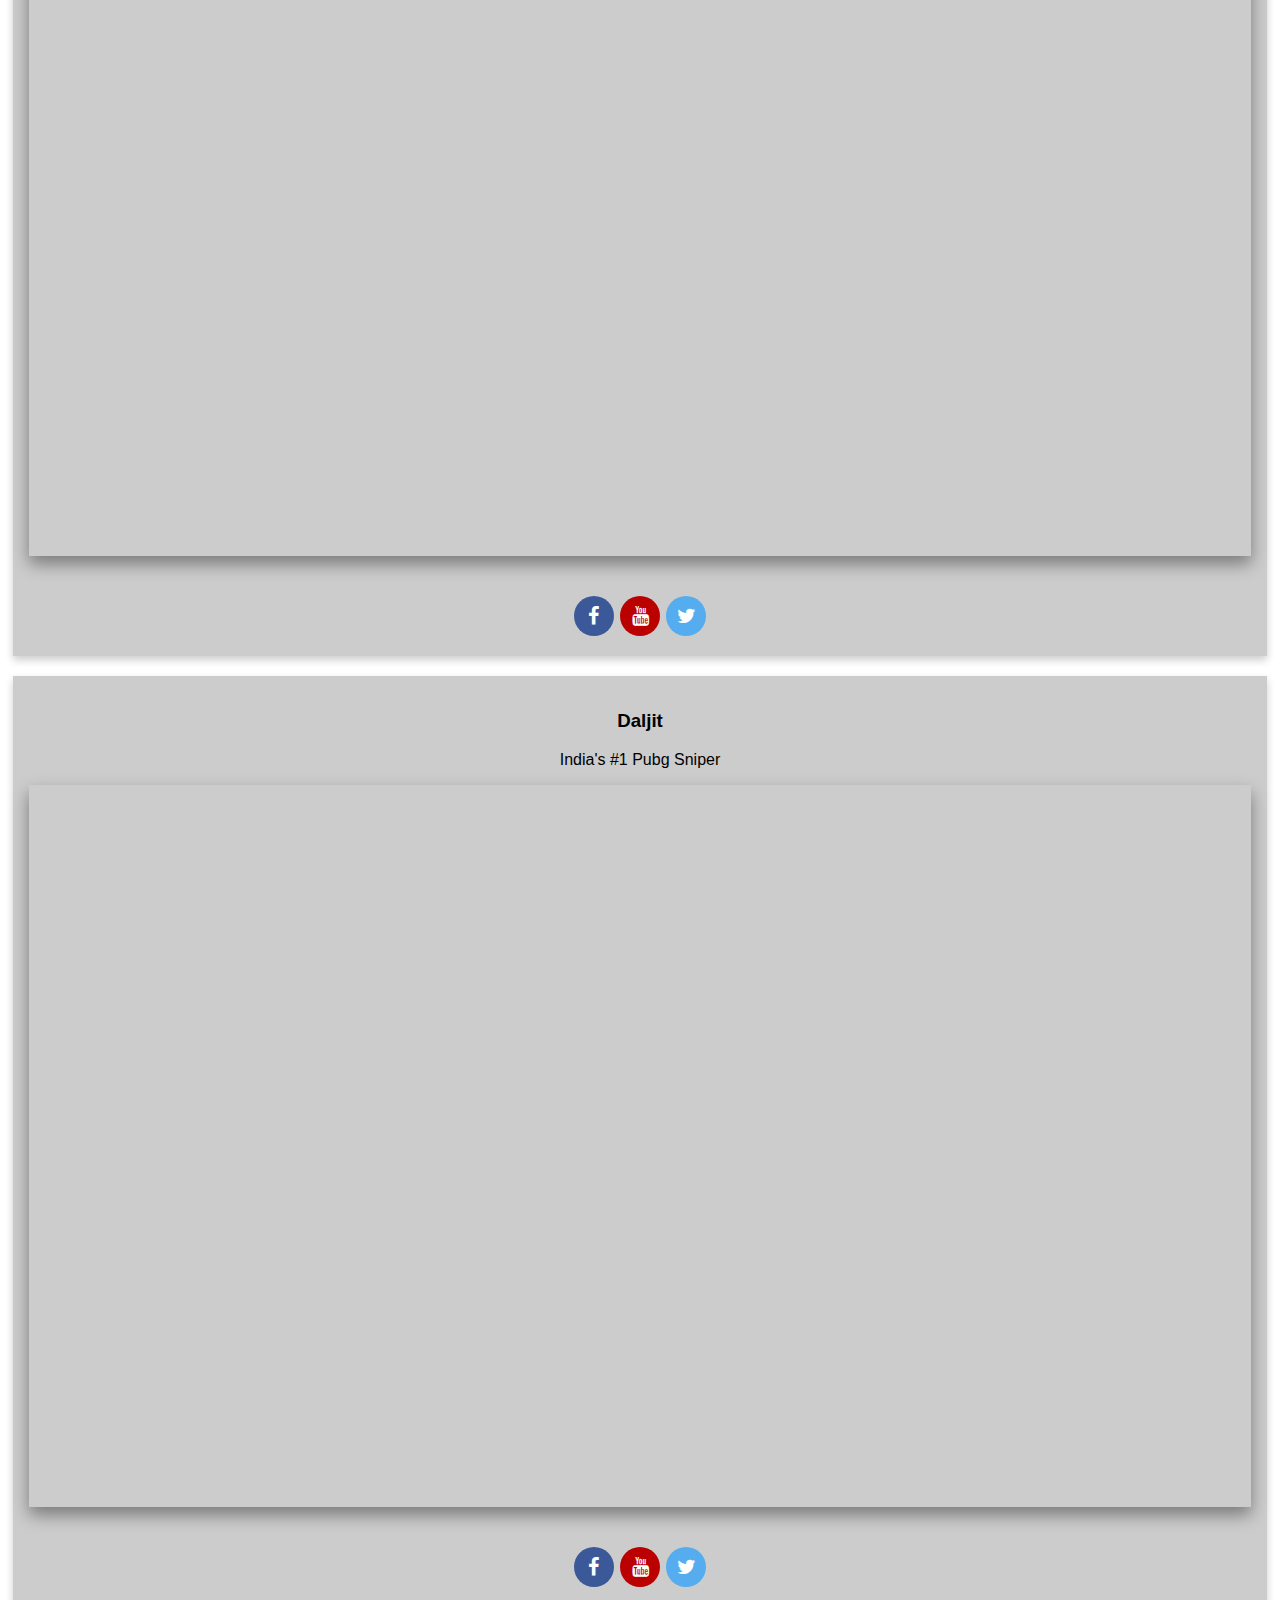
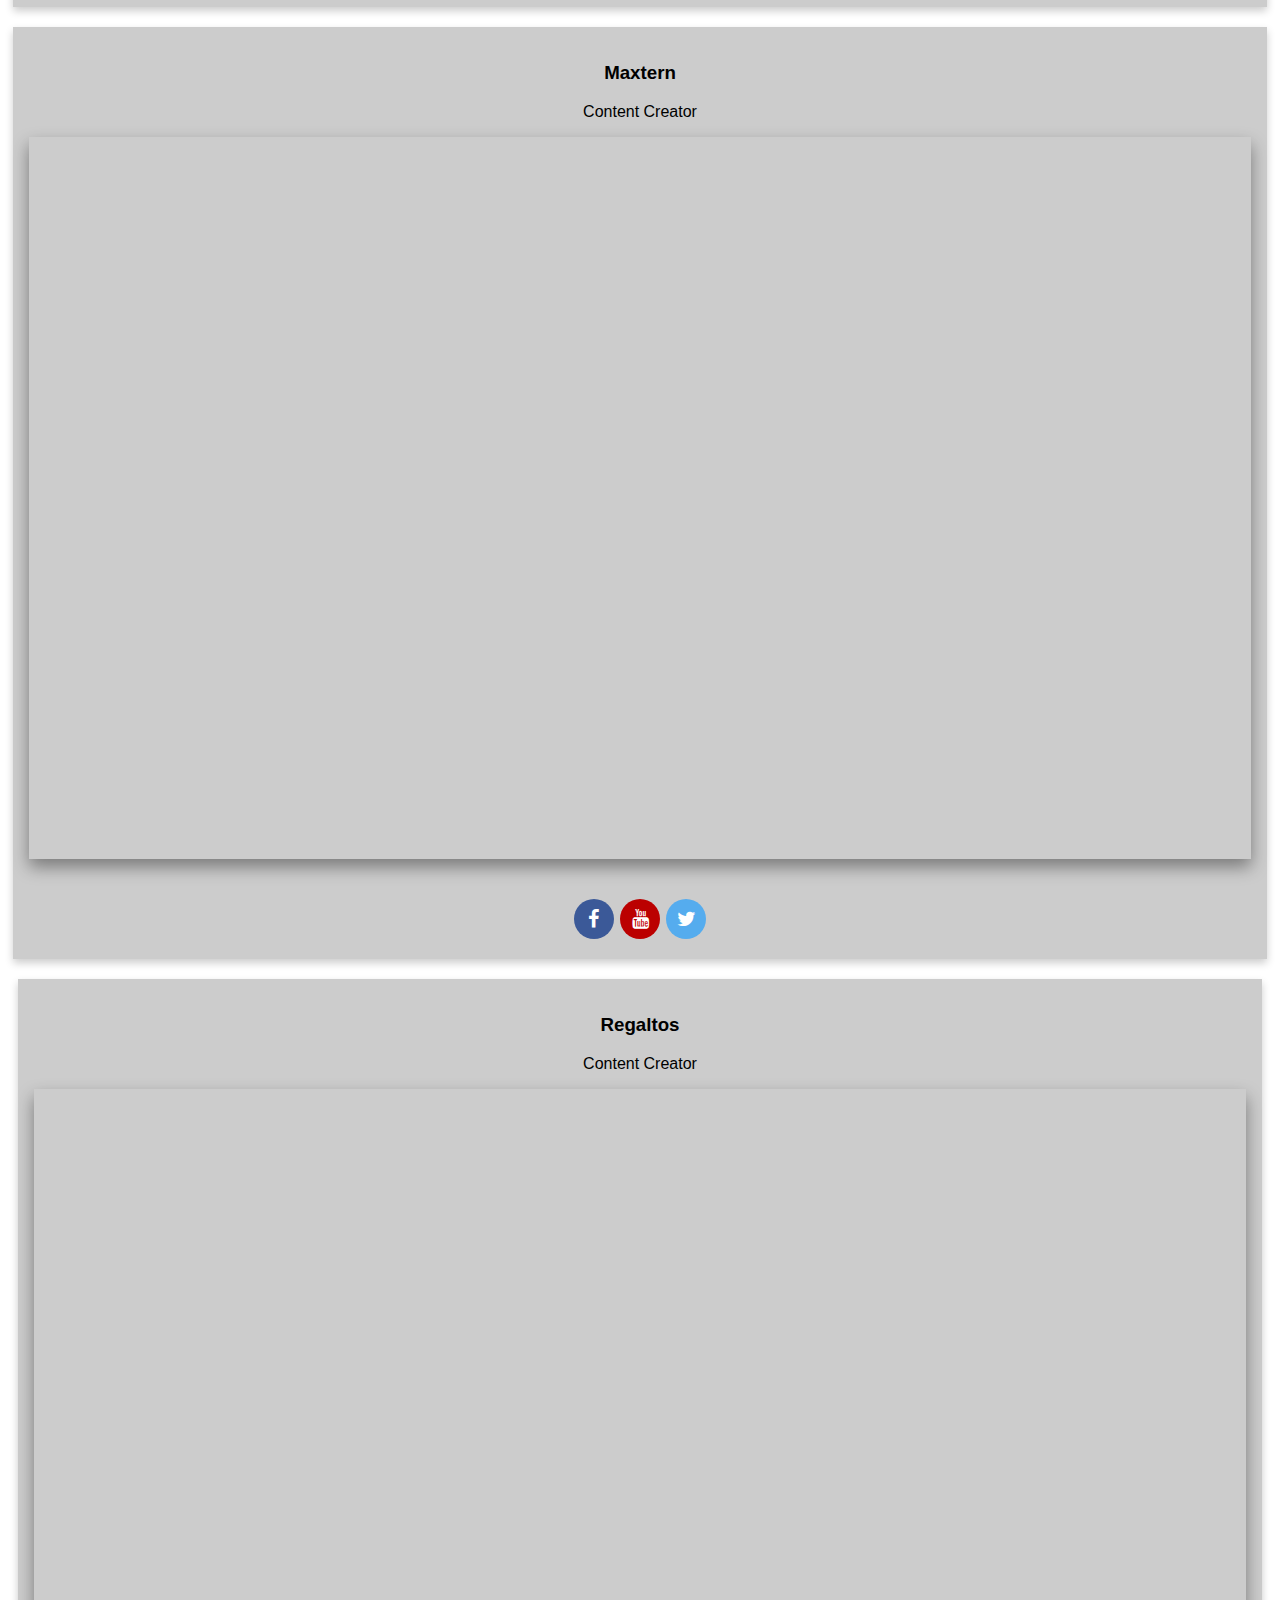
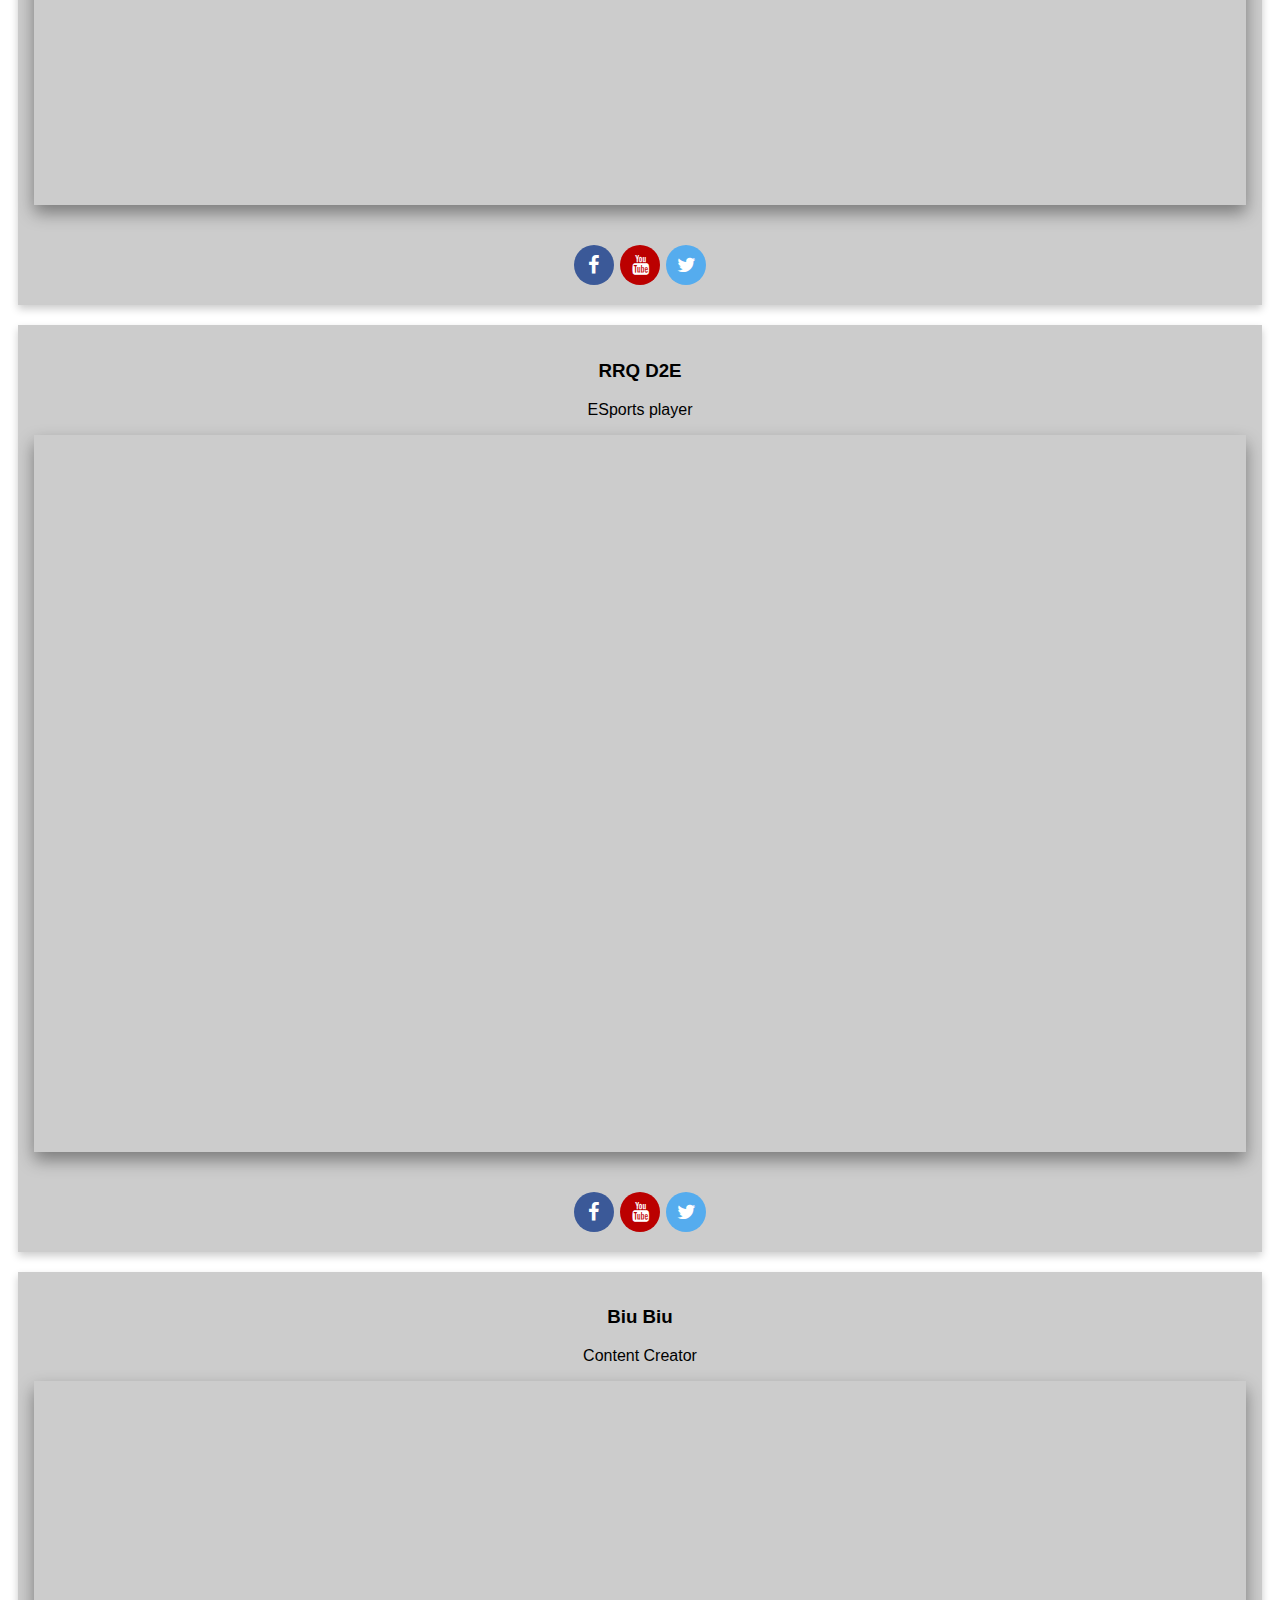
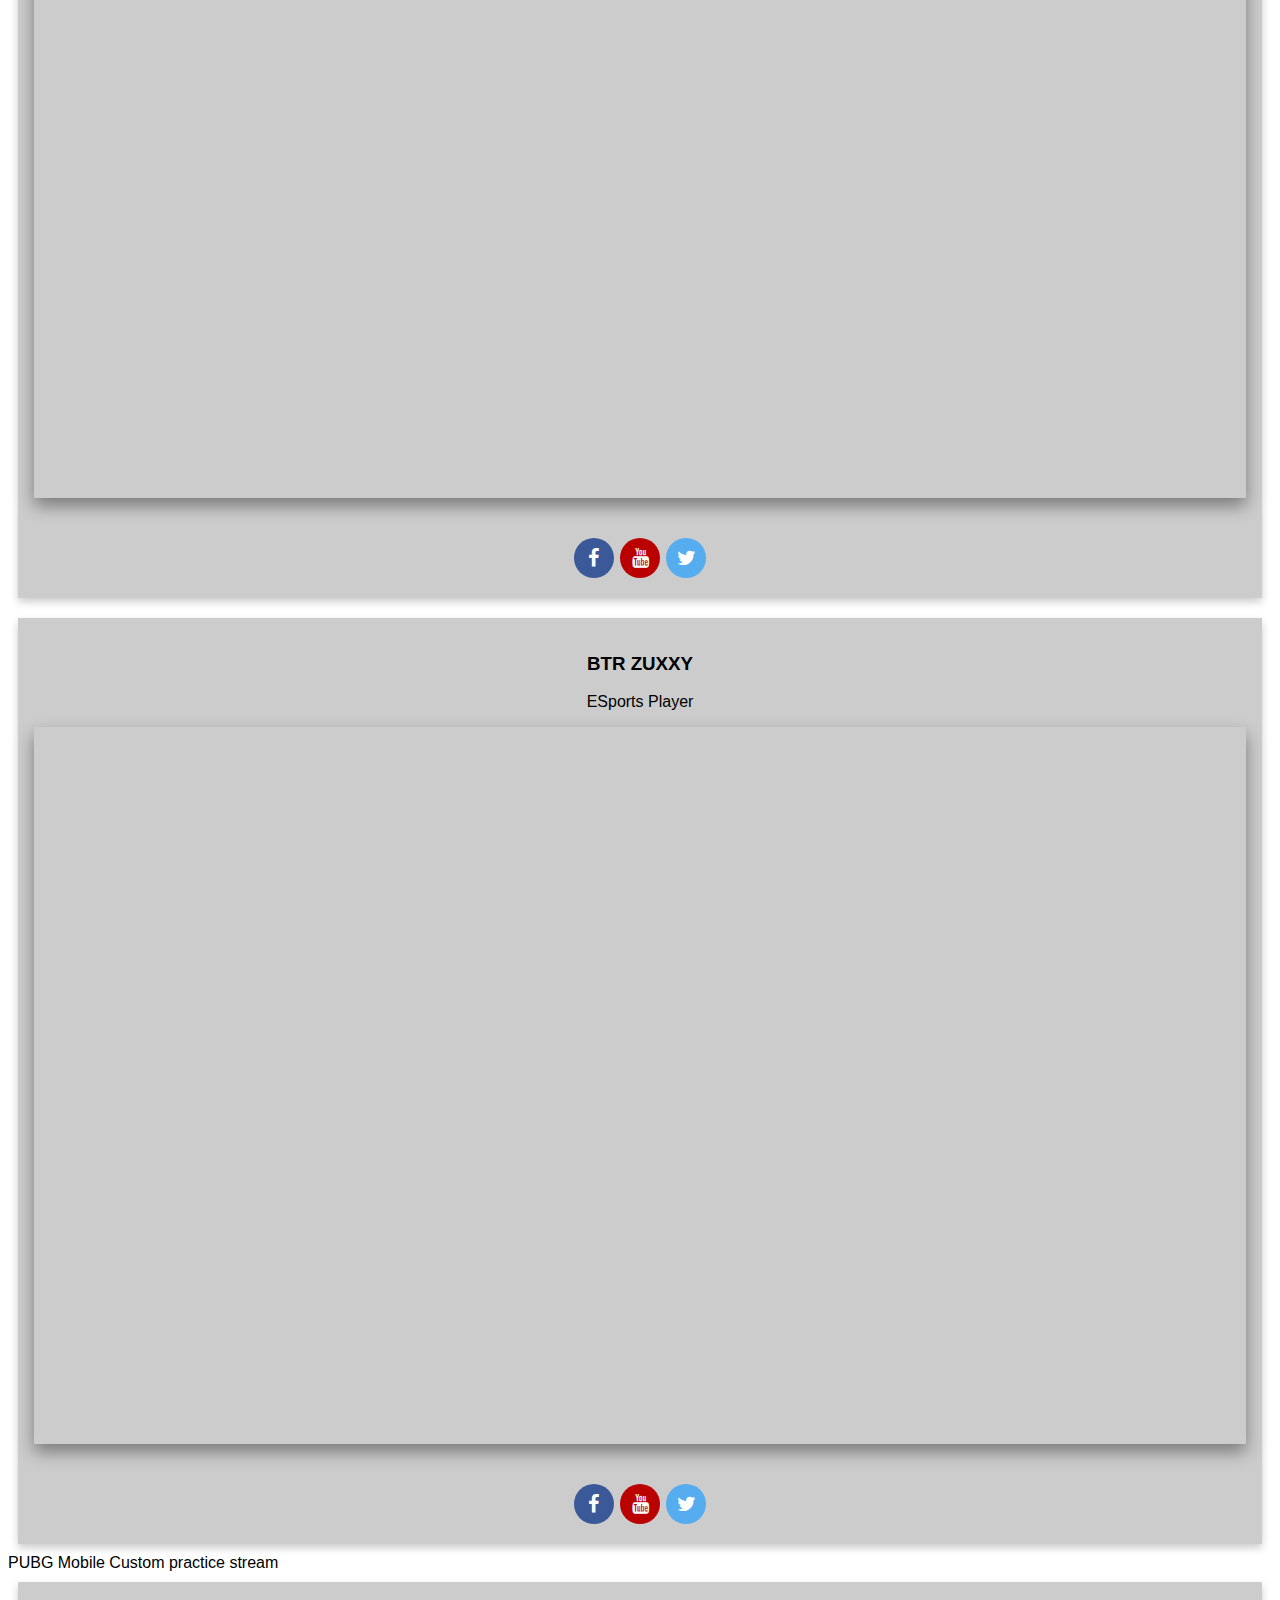
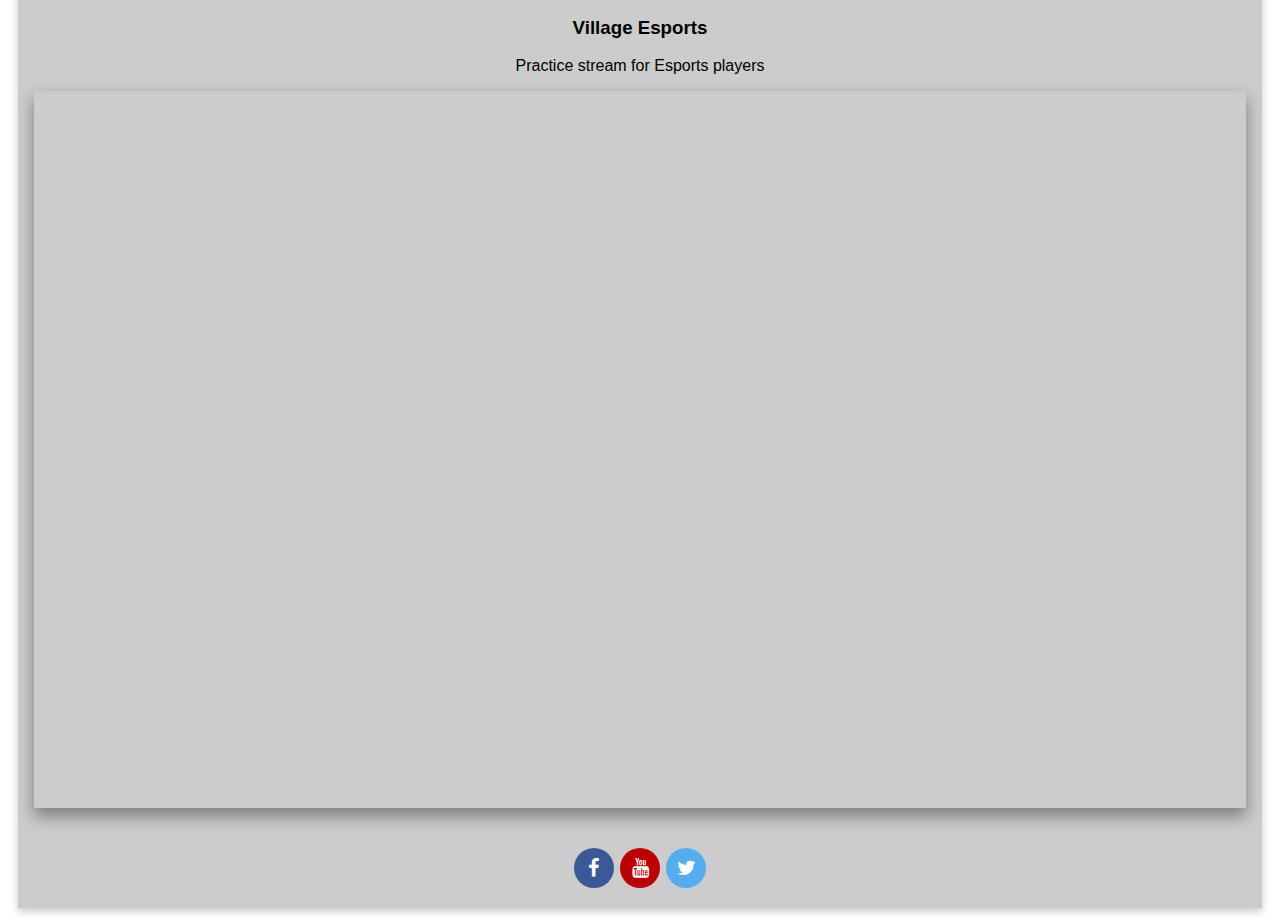
<file: Games/Pubg/Pubg.html>
<!DOCTYPE html>
<html>
<head>
<meta name="viewport" content="width=device-width, initial-scale=1">
 <link rel="stylesheet" href="https://cdnjs.cloudflare.com/ajax/libs/font-awesome/4.7.0/css/font-awesome.min.css">
  <script src="https://cdnjs.cloudflare.com/ajax/libs/popper.js/1.16.0/umd/popper.min.js"></script>
  <script src="https://maxcdn.bootstrapcdn.com/bootstrap/4.4.1/js/bootstrap.min.js"></script>
  <link rel="stylesheet" href="pubg.css">
</head>
<body>
<img src="banner.jpg" alt="Pubg banner" class="responsive">
<h> PUBG Mobile ESports Streamers list</h>
<p></p>

<div class="row">
  <div class="column">
    <div class="card">
      <h3>Mortal</h3>
       <p>India's #1 Pubg Mobile streamer</p>
       <div class="video-container">
       <iframe  src="https://www.youtube.com/embed/4WUyLeDaAx4">
</iframe>
</div>
<br>
<br>
<div class="social">
  <a href="#" class="fa fa-facebook"></a>
    <a href="#" class="fa fa-youtube"></a>
    <a href="#" class="fa fa-twitter"></a>
    </div>
    </div>
  </div>

  <div class="column">
    <div class="card">
      <h3>Scout</h3>
      <p>India's #1 ESports player</p>
      <div class="video-container">
      <iframe width="400" height="320" src="https://www.youtube.com/embed/tiGsupnGVWM"></iframe>
    </div>
    <br>
    <br>
      <div class="social">
        <a href="#" class="fa fa-facebook"></a>
    <a href="#" class="fa fa-youtube"></a>
    <a href="#" class="fa fa-twitter"></a>
    </div>
    </div>
  </div>

  <div class="column">
    <div class="card">
      <h3>Daljit</h3>
      <p>India's #1 Pubg Sniper</p>
      <div class="video-container">
      <iframe width="400" height="320" src="https://www.youtube.com/embed/xXavpjFx9q8"></iframe>
    </div>
    <br>
    <br>
      <div class="social">
     <a href="#" class="fa fa-facebook"></a>
    <a href="#" class="fa fa-youtube"></a>
    <a href="#" class="fa fa-twitter"></a>
    </div>
    </div>
  </div>

  <div class="column">
    <div class="card">
      <h3>Maxtern</h3>
      <p>Content Creator</p>
      <div class="video-container">
      <iframe width="400" height="320" src="https://www.youtube.com/embed/eKZ0291_dgM"></iframe>
    </div>
    <br>
    <br>
      <div class="social">
       <a href="#" class="fa fa-facebook"></a>
    <a href="#" class="fa fa-youtube"></a>
    <a href="#" class="fa fa-twitter"></a>
    </div>
    </div>
  </div>
</div>

 <div class="column">
    <div class="card">
      <h3>Regaltos</h3>
      <p>Content Creator</p>
      <div class="video-container">
      <iframe width="400" height="320" src="https://www.youtube.com/embed/dsvCuF9g5m4"></iframe>
    </div>
    <br>
    <br>
      <div class="social">
   <a href="#" class="fa fa-facebook"></a>
    <a href="#" class="fa fa-youtube"></a>
    <a href="#" class="fa fa-twitter"></a>
    </div>
    </div>
  </div>

 <div class="column">
    <div class="card">
      <h3>RRQ D2E</h3>
      <p>ESports player</p>
      <div class="video-container">
      <iframe width="400" height="320" src="https://www.youtube.com/embed/ENOwG_lYBdg"></iframe>
    </div>
    <br>
    <br>
      <div class="social">
       <a href="#" class="fa fa-facebook"></a>
    <a href="#" class="fa fa-youtube"></a>
    <a href="#" class="fa fa-twitter"></a>
    </div>
    </div>
  </div>

 <div class="column">
    <div class="card">
      <h3>Biu Biu</h3>
      <p>Content Creator</p>
      <div class="video-container">
      <iframe width="400" height="320" src="https://www.youtube.com/embed/UapmQ-4cciw"></iframe>
    </div>
    <br>
    <br>
      <div class="social">
  <a href="#" class="fa fa-facebook"></a>
    <a href="#" class="fa fa-youtube"></a>
    <a href="#" class="fa fa-twitter"></a>
    </div>
    </div>
  </div>

 <div class="column">
    <div class="card">
      <h3>BTR ZUXXY</h3>
      <p>ESports Player</p>
      <div class="video-container">
      <iframe width="400" height="320" src="https://www.youtube.com/embed/Ox8S7b0oEZc"></iframe>
    </div>
    <br>
    <br>
      <div class="social">
        <a href="#" class="fa fa-facebook"></a>
    <a href="#" class="fa fa-youtube"></a>
    <a href="#" class="fa fa-twitter"></a>
    </div>
    </div>
    </div>
    <br>
    <br>
    <br>
<h> PUBG Mobile Custom practice stream</h>
<div class="column">
   <div class="card">
     <h3>Village Esports</h3>
     <p>Practice stream for Esports players</p>
     <div class="video-container">
     <iframe width="400" height="320" src="https://www.youtube.com/embed/n5N_2LH9iT8"></iframe>
   </div>
   <br>
   <br>
     <div class="social">
       <a href="#" class="fa fa-facebook"></a>
   <a href="#" class="fa fa-youtube"></a>
   <a href="#" class="fa fa-twitter"></a>
   </div>
   </div>
  </div>

</body>
</html>
</file>
<file: Main.css>
*{
    margin:0;
    padding:0;
}


.Main{
    width:100%;
    height:100vh;
    background-image: linear-gradient(to left top,#491866 30%,#e92f71);
}

.navigation{
    width:100%;
    display:flex;
    box-sizing: border-box;
    align-items: center;
    margin-top:10px;
}

.navigation ul{
    display:flex;
    width:100%;
    justify-content:flex-end;
    list-style-type: none;
    margin-top:15px;
}

.navigation ul li {
    color:white;
    margin: 5px 25px;
    font-family: Arial, Helvetica, sans-serif;
    font-weight: bold;
    border:1px solid white;
    box-sizing: border-box;
    padding: 10px 8px;
}

.navigation a {
    text-decoration: none;
    color:white;
    padding: 10px 8px;
  }


.navigation li:hover{
    background-color: #e92f71;
}

.heading{
    font-family: sans-serif;
    font-weight: bold;
    color:white;
    margin-left:80px;
    margin-top: 40px;
}

.introText{
    color:white;
    font-family:'Poppins', sans-serif;
    font-style: oblique;
    font-weight:bold;
    font-size: medium;
    margin-left:50px;
    margin-top:20px;
    border:2px solid white;
    border-radius: 5px;
    width:30%;
    padding: 10px;
    text-align:center;
    box-shadow: 5px 10px ;
    box-sizing: border-box;
    
}

.image{
    transform:rotate(-25deg) skew(25deg) ;
  
}
.mobile{
    display:none;
}
.body-container{
    display:flex;
    width:90%;
    justify-content:space-between;
    align-items: flex-start;
}

@media  (max-width:500px){
    .navigation ul{
        justify-content:center;
    }
   
    .navigation ul li{
        margin: 5px 15px;
        font-size: small;
    }
    .introText{
        padding:10px;
        width:80%;
        margin-left:25px;
    }
    .introText p{
        font-size: small;
    }
    .heading{
        font-size: small;
        margin-left:60px;
        margin-top: 60px;
    }
    .desktop{
        display:none
    }

    .mobile{
        display:block;
    }

    .body-container{
        height:70%;
        flex-direction: column;
        justify-content: space-between;
        align-items: center;
    }

}
</file>
<file: Events.css>
body{
    margin:0;
    background-image: linear-gradient(to left top,#491866 30%,#e92f71);
}

.currentEvents{
    display: flex;
    margin:0;
    justify-content:space-around;
    align-items: center;
    height:50vh;
}

.upcomingEvents{
    margin: 0;
    display:flex;
    justify-content:space-around;
    align-items: center;
    margin-top: 5px;
    height:30vh;
}

.currentEvents .card{
    width: 300px;
    height:200px;
    border: 1px solid #eee;
    box-shadow: 0 4px 5px #ccc;
    border-radius: 5px;
    margin: 10px;
    cursor: pointer;
}

.upcomingEvents .card{
    width: 150px;
    height:150px;
    border: 1px solid #eee;
    box-shadow: 0 4px 5px #ccc;
    border-radius: 5px;
    margin: 10px;
    cursor: pointer;
}

.card:hover{
  transform: scale(1.5,1.5);
}
.heading-1{
    color:white;
    font-weight: bold;
    font-family: Arial, Helvetica, sans-serif;
    text-align: center;
}
.heading-2{
    color:white;
    font-weight: bold;
    font-family: Arial, Helvetica, sans-serif;
    text-align: center;
}
@media (max-width:500px){
    .currentEvents{
        height:auto;
        flex-direction: column;
    }
    .upcomingEvents {
        height:auto;
        flex-direction: column;
    }

    .currentEvents .card{
        width:auto;
        height:auto;
    }
    .upcomingEvents .card{
        width:auto;
        height:auto;
    }
    .heading-1,.heading-2{
        text-align: center;
    }
}
</file>
<file: Games/Games.css>
* {
    box-sizing: border-box;
  }
  
  
  
  body{
    background-image: linear-gradient(to left top,#491866 30%,#e92f71);
  
  }
  .responsive1{
    width: 100%;
  }
  
  .responsive {
    width:100%;
    height: auto;
  }
  
  @media screen and (max-width: 600px){
    .responsive{
      width: 100%;
    }
  }
  p{
    font-family: 'Pathway Gothic One', sans-serif;
    font-size: 20px;
    font-weight: 100;
  }
  h1{
  font-family: 'Do Hyeon', sans-serif;
  font-size: 40px;
  font-weight: 300;
  text-align: center;
  }
  h2{
    font-size: 30px;
  }
  
  .column {
    float: left;
    width:50%;
    padding: 10px 10px;
  }
  
  
  }
  .row {margin: 0 -5px;}
  
  .row:after {
    content: "";
    display: table;
    clear: both;
  }
  
  @media screen and (max-width: 600px) {
    .column {
      width: 100%;
      display: block;
      margin-bottom: 20px;
    }
  }
  
  
  .card {
    box-shadow: 0 4px 8px 0 #e92f71;
    
    padding: 16px;
    text-align: center;
    /*
    background-color:#e92f71;
    */
  }
</file>
<file: Games/CSGO/CSGO.css>
* {
    box-sizing: border-box;
  }
  
  body {
    font-family: Arial, Helvetica, sans-serif;
    background-image: linear-gradient(to left top,#491866 30%,#e92f71);
  
  }
  .responsive1{
    width: 100%;
    height: auto
  }
  .responsive {
    width: 100%;
    height: auto;
  }
  h1{
    font-family: 'Do Hyeon', sans-serif;
    font-size: 40px;
    font-weight: 300;
    text-align: center;
  }
  h3{
    font-family: 'Do Hyeon', sans-serif;
    font-size: 30px;
  }
  p{
    font-family: 'Pathway Gothic One', sans-serif;
    font-size: 20px;
    font-weight: 100;
  }
  
  .column {
    float: left;
    width: 50%;
    padding: 10px 10px;
  }
  
  .row {margin: 0 -5px;}
  
  .row:after {
    content: "";
    display: table;
    clear: both;
  }
  
  .video-container {
      position: relative;
      padding-bottom: 56.25%;
      padding-top: 35px;
      height: 0;
      overflow: hidden;
      box-shadow: 0 8px 16px 0 rgba(0, 0, 0, 0.4);
  }
  .video-container iframe {
      position: absolute;
      top:0;
      left: 0;
      width: 100%;
      height: 100%;
      border: none;
  }
  
  @media screen and (max-width: 600px) {
    .column {
      width: 100%;
      display: block;
      margin-bottom: 20px;
    }
  }
  
  
  .card {
    box-shadow: 0 4px 8px 0 #e92f71;
    padding: 16px;
    text-align: center;
    
  }
  .fa {
    padding: 10px;
    font-size: 20px;
    width: 40px;
    text-align: center;
    text-decoration: none;
    margin: 4px 1px;
    border-radius: 50%;
  }
  
  .fa:hover {
      opacity: 0.7;
  }
  
  .fa-facebook {
    background: #3B5998;
    color: white;
  }
  .fa-instagram {
    background: #125688;
    color: white;
  }
  .fa-youtube {
    background: #bb0000;
    color: white;
  }
  .fa-twitter {
    background: #55ACEE;
    color: white;
  }
</file>
<file: Games/DOTA/DOTA.css>
* {
    box-sizing: border-box;
  }
  
  body {
    font-family: Arial, Helvetica, sans-serif;
    background-image: linear-gradient(to left top,#491866 30%,#e92f71);
  
  }
  .responsive {
    width: 100%;
    height: auto;
  }
  h1,h3{
    font-family: 'Do Hyeon', sans-serif;
    font-size: 40px;
    font-weight: 300;
    text-align: center;
  }
  p{
    font-family: 'Pathway Gothic One', sans-serif;
    font-size: 20px;
    font-weight: 100;
  }
  
  .column {
    float: left;
    width: 50%;
    padding: 10px 10px;
  }
  
  .row {margin: 0 -5px;}
  
  .row:after {
    content: "";
    display: table;
    clear: both;
  }
  
  .video-container {
      position: relative;
      padding-bottom: 56.25%;
      padding-top: 35px;
      height: 0;
      overflow: hidden;
      box-shadow: 0 8px 16px 0 rgba(0, 0, 0, 0.4);
  }
  .video-container iframe {
      position: absolute;
      top:0;
      left: 0;
      width: 100%;
      height: 100%;
      border: none;
  }
  
  @media screen and (max-width: 600px) {
    .column {
      width: 100%;
      display: block;
      margin-bottom: 20px;
    }
  }
  
  
  .card {
    box-shadow: 0 4px 8px 0 #e92f71;
    padding: 16px;
    text-align: center;
  
  }
  .fa {
    padding: 10px;
    font-size: 20px;
    width: 40px;
    text-align: center;
    text-decoration: none;
    margin: 4px 1px;
    border-radius: 50%;
  }
  
  .fa:hover {
      opacity: 0.7;
  }
  
  .fa-facebook {
    background: #3B5998;
    color: white;
  }
  
  .fa-youtube {
    background: #bb0000;
    color: white;
  }
  .fa-twitter {
    background: #55ACEE;
    color: white;
  }
  .fa-instagram {
    background: #125688;
    color: white;
  }
</file>
<file: Games/F1/F1.css>
* {
    box-sizing: border-box;
  }
  
  body {
    font-family: Arial, Helvetica, sans-serif;
  
  }
  .responsive {
    width: 100%;
    height: auto;
  }
  h2{
  text-align: center;
  }
  
  
  .column {
    float: left;
    width: 100%;
    padding: 10px 10px;
  }
  
  .row {margin: 0 -5px;}
  
  .row:after {
    content: "";
    display: table;
    clear: both;
  }
  
  .video-container {
      position: relative;
      padding-bottom: 56.25%;
      padding-top: 35px;
      height: 0;
      overflow: hidden;
      box-shadow: 0 8px 16px 0 rgba(0, 0, 0, 0.4);
  }
  .video-container iframe {
      position: absolute;
      top:0;
      left: 0;
      width: 100%;
      height: 100%;
      border: none;
  }
  
  @media screen and (max-width: 600px) {
    .column {
      width: 100%;
      display: block;
      margin-bottom: 20px;
    }
  }
  
  
  .card {
    box-shadow: 0 4px 8px 0 rgba(0, 0, 0, 0.2);
    padding: 16px;
    text-align: center;
    background-color:#ccc;
  }
  .fa {
    padding: 10px;
    font-size: 20px;
    width: 40px;
    text-align: center;
    text-decoration: none;
    margin: 4px 1px;
    border-radius: 50%;
  }
  
  .fa:hover {
      opacity: 0.7;
  }
  
  .fa-facebook {
    background: #3B5998;
    color: white;
  }
  
  .fa-youtube {
    background: #bb0000;
    color: white;
  }
  .fa-twitter {
    background: #55ACEE;
    color: white;
  }
</file>
<file: Games/Pubg/pubg.css>
* {
  box-sizing: border-box;
}

body {
  font-family: Arial, Helvetica, sans-serif;

}
.responsive {
  width: 100%;
  height: auto;
}
h2{
text-align: center;
}


.column {
  float: left;
  width: 100%;
  padding: 10px 10px;
}

.row {margin: 0 -5px;}

.row:after {
  content: "";
  display: table;
  clear: both;
}

.video-container {
    position: relative;
    padding-bottom: 56.25%;
    padding-top: 35px;
    height: 0;
    overflow: hidden;
    box-shadow: 0 8px 16px 0 rgba(0, 0, 0, 0.4);
}
.video-container iframe {
    position: absolute;
    top:0;
    left: 0;
    width: 100%;
    height: 100%;
    border: none;
}

@media screen and (max-width: 600px) {
  .column {
    width: 100%;
    display: block;
    margin-bottom: 20px;
  }
}


.card {
  box-shadow: 0 4px 8px 0 rgba(0, 0, 0, 0.2);
  padding: 16px;
  text-align: center;
  background-color:#ccc;
}
.fa {
  padding: 10px;
  font-size: 20px;
  width: 40px;
  text-align: center;
  text-decoration: none;
  margin: 4px 1px;
  border-radius: 50%;
}

.fa:hover {
    opacity: 0.7;
}

.fa-facebook {
  background: #3B5998;
  color: white;
}

.fa-youtube {
  background: #bb0000;
  color: white;
}
.fa-twitter {
  background: #55ACEE;
  color: white;
}
</file>
